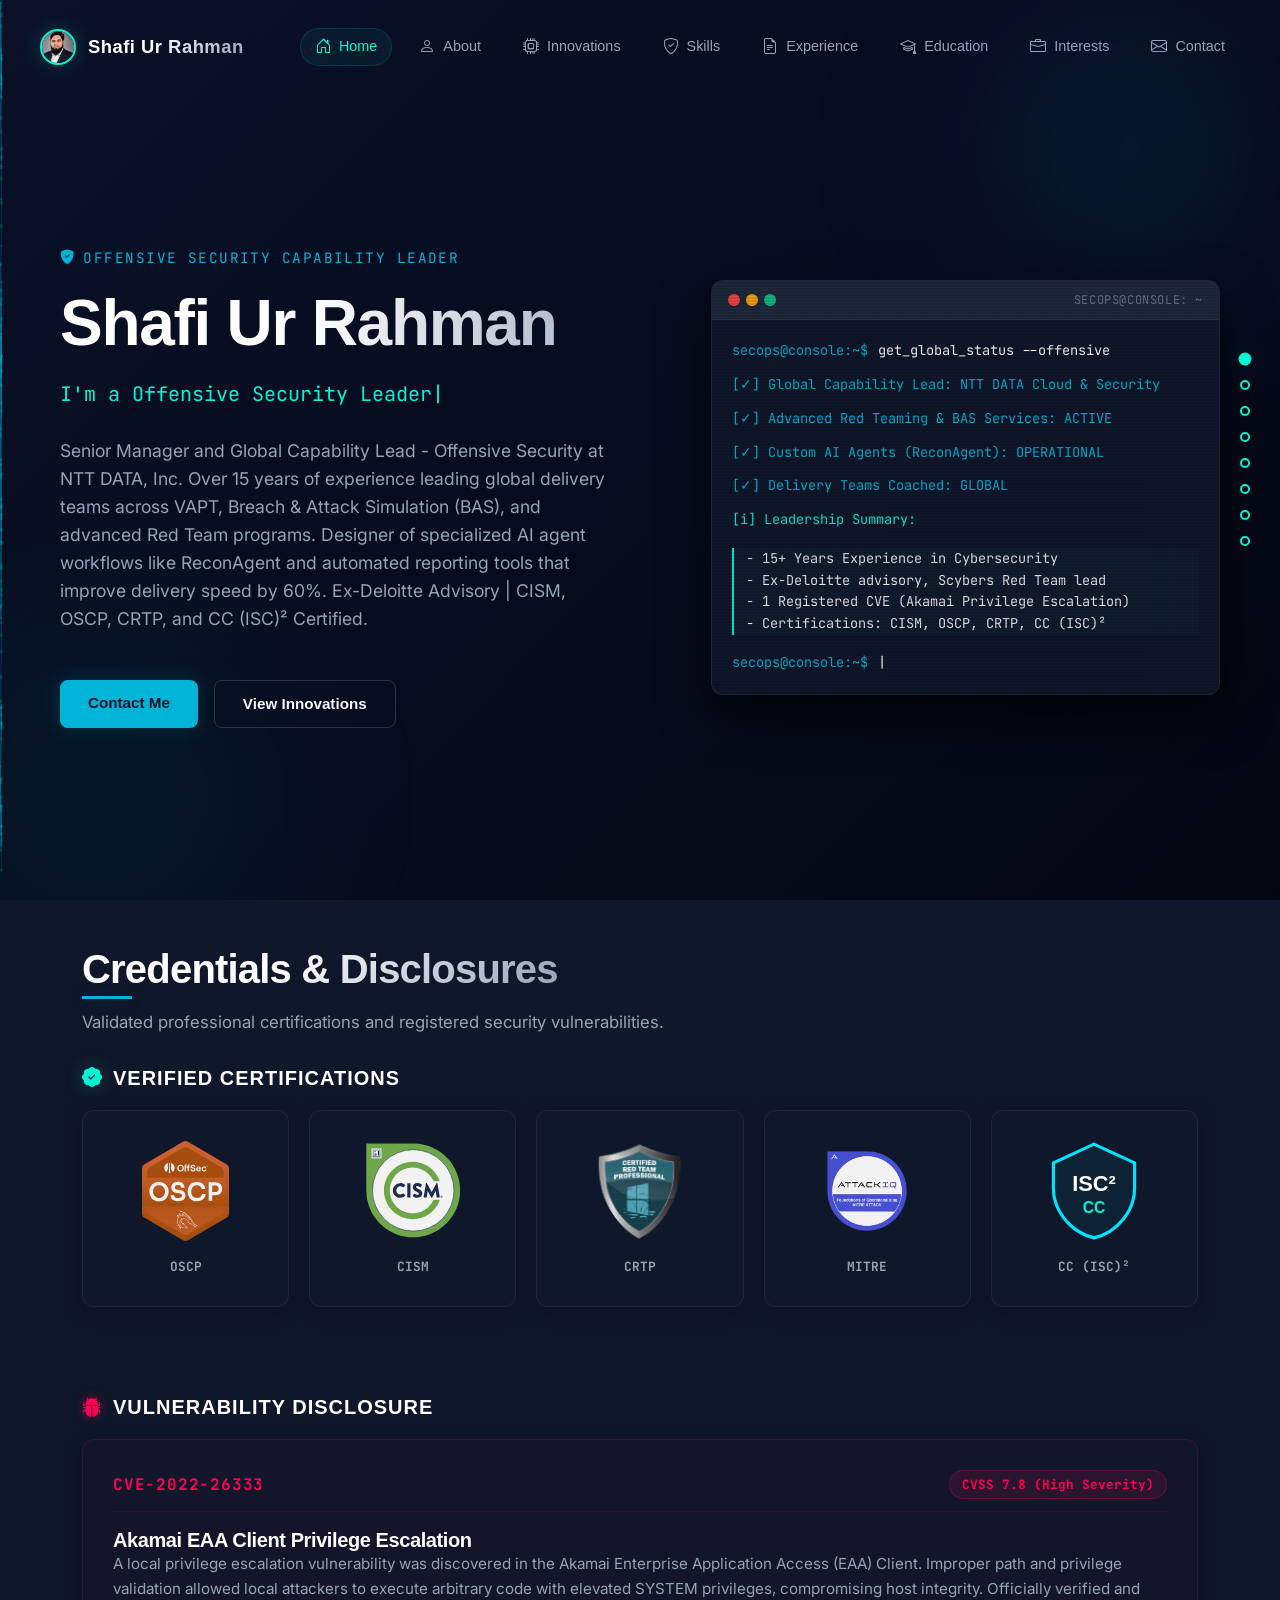
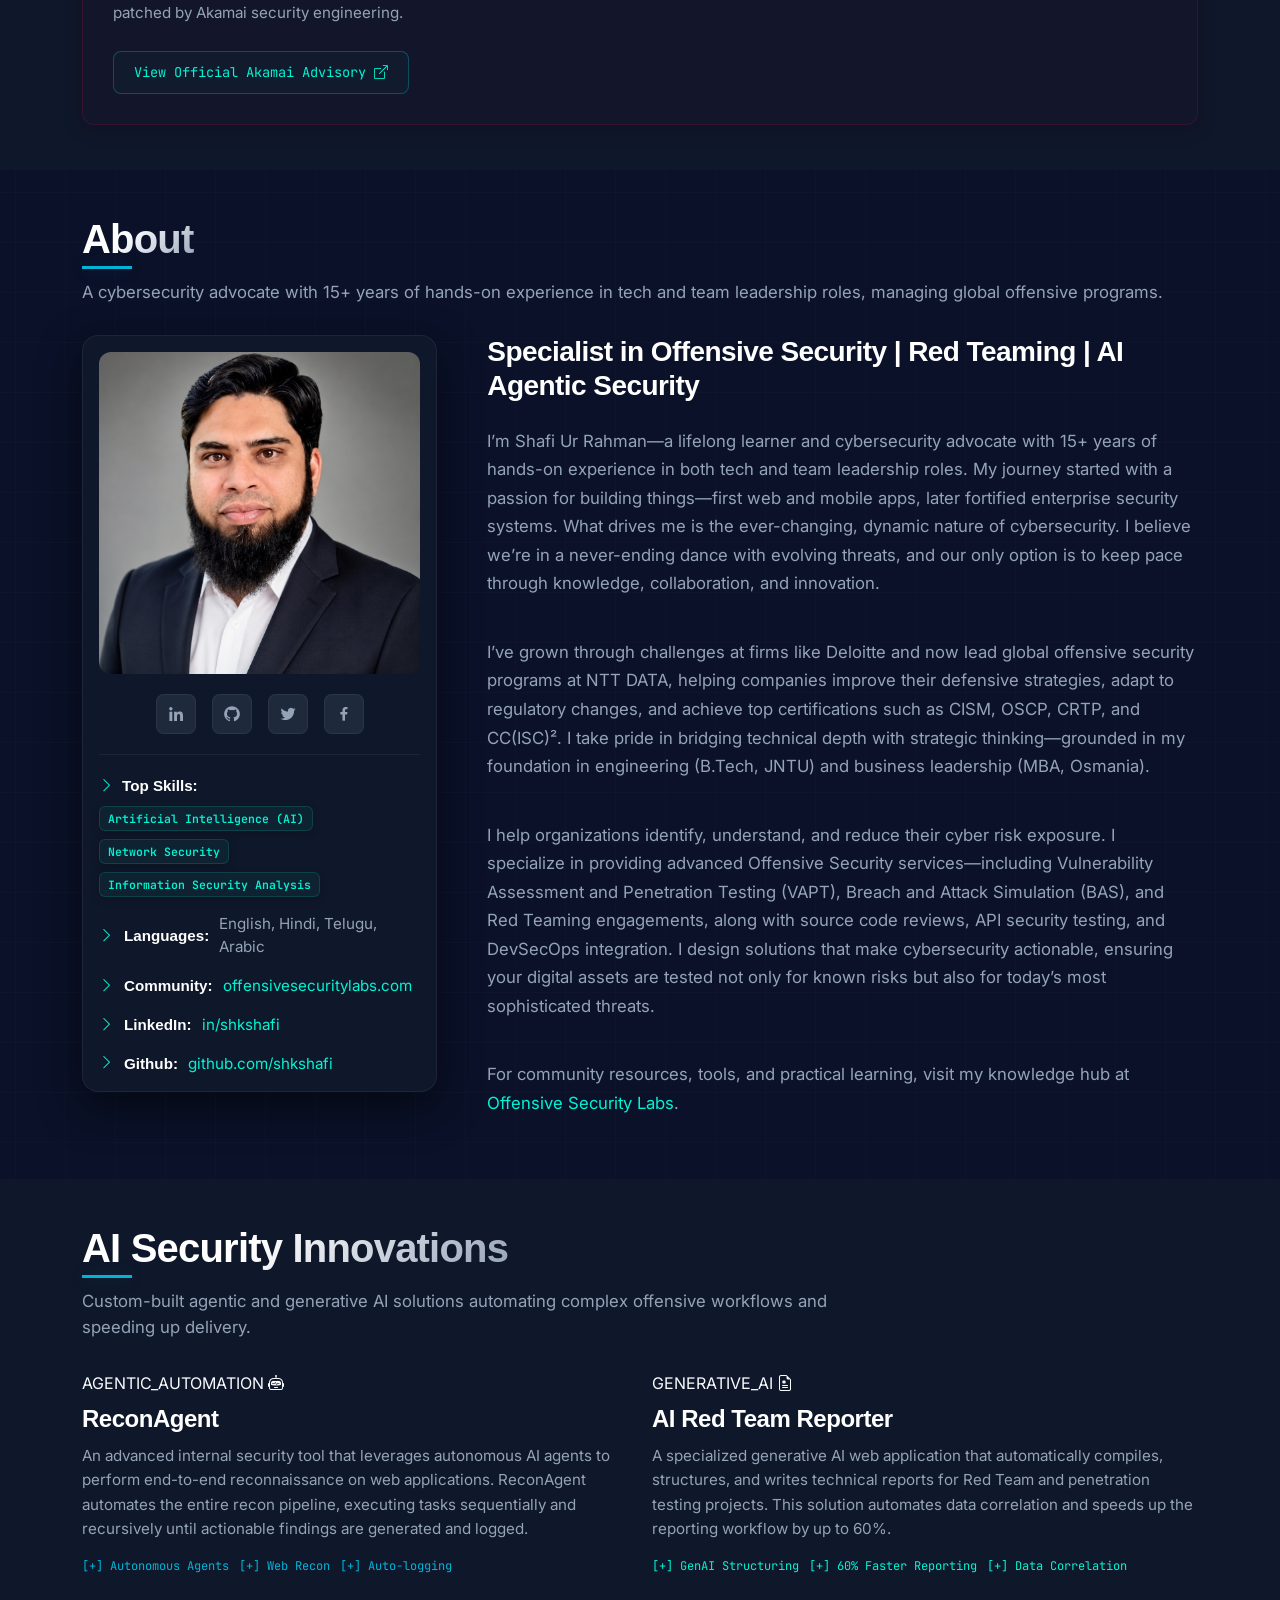
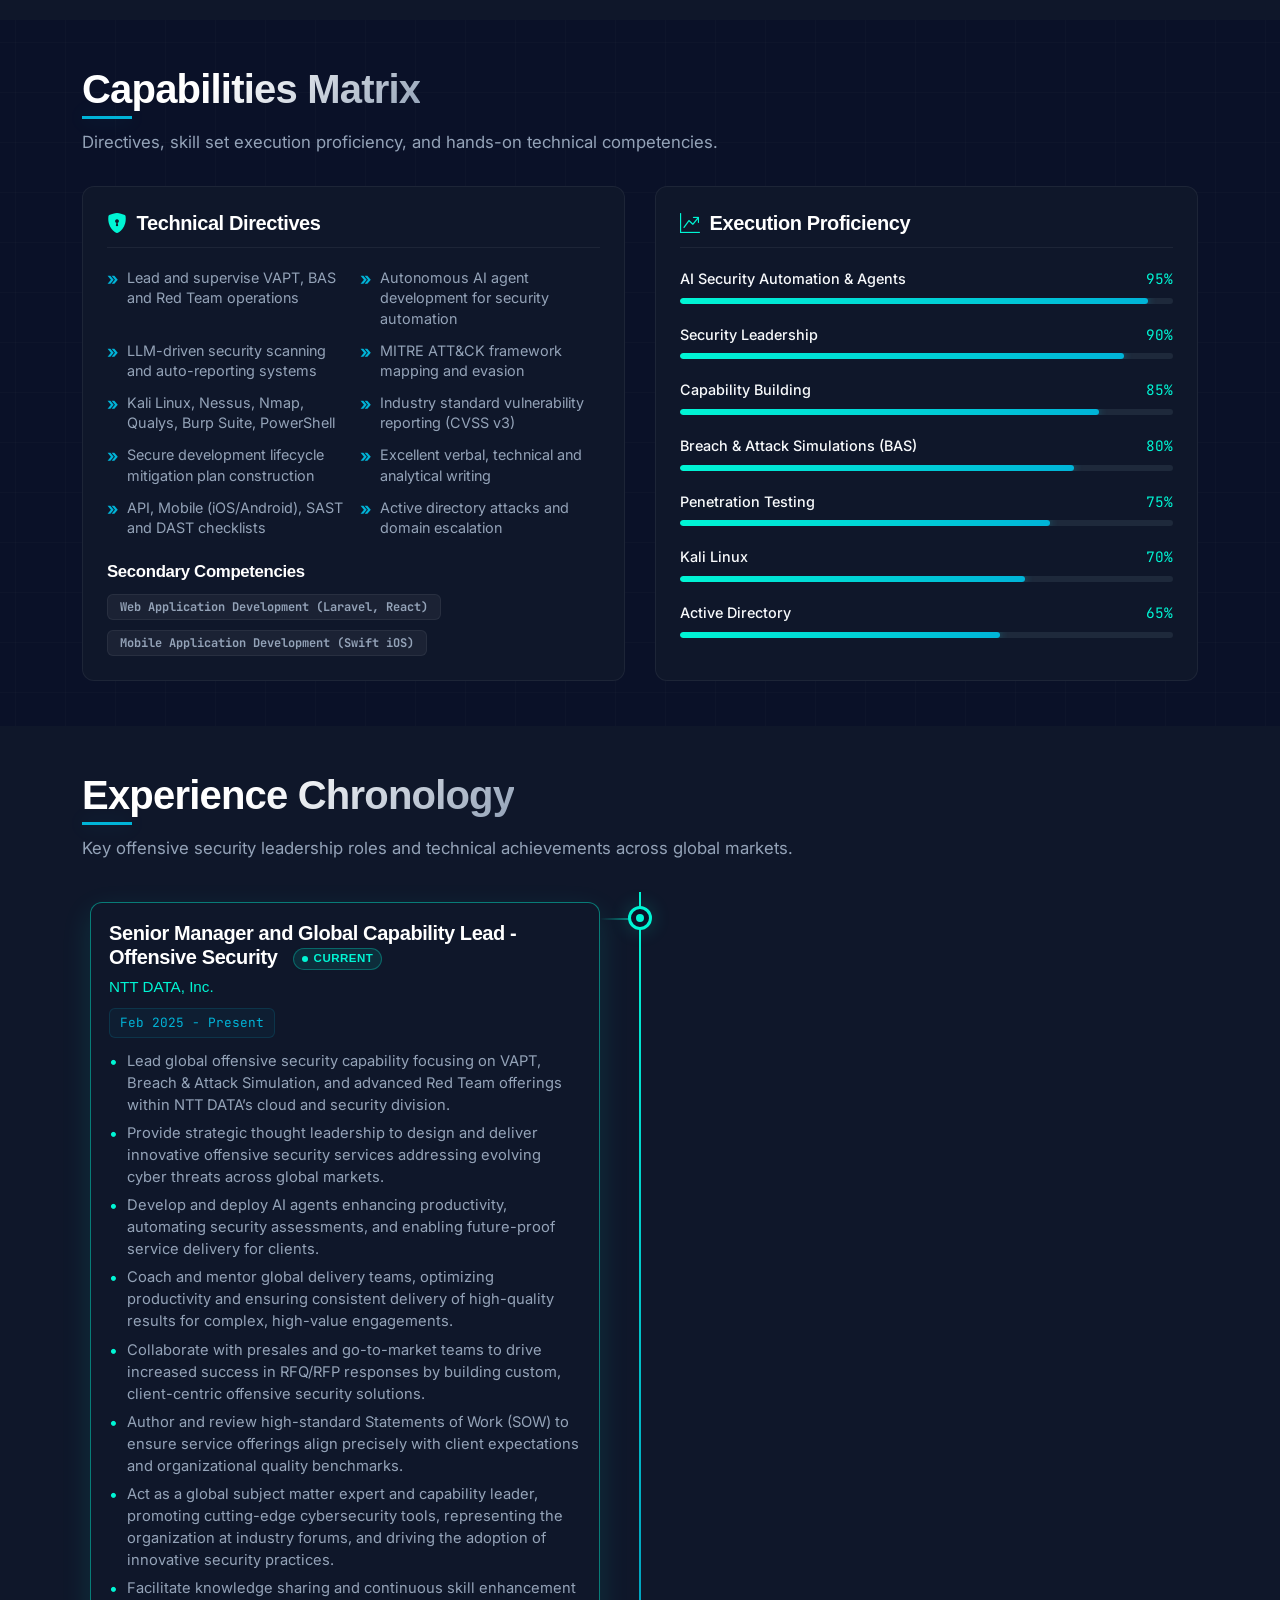
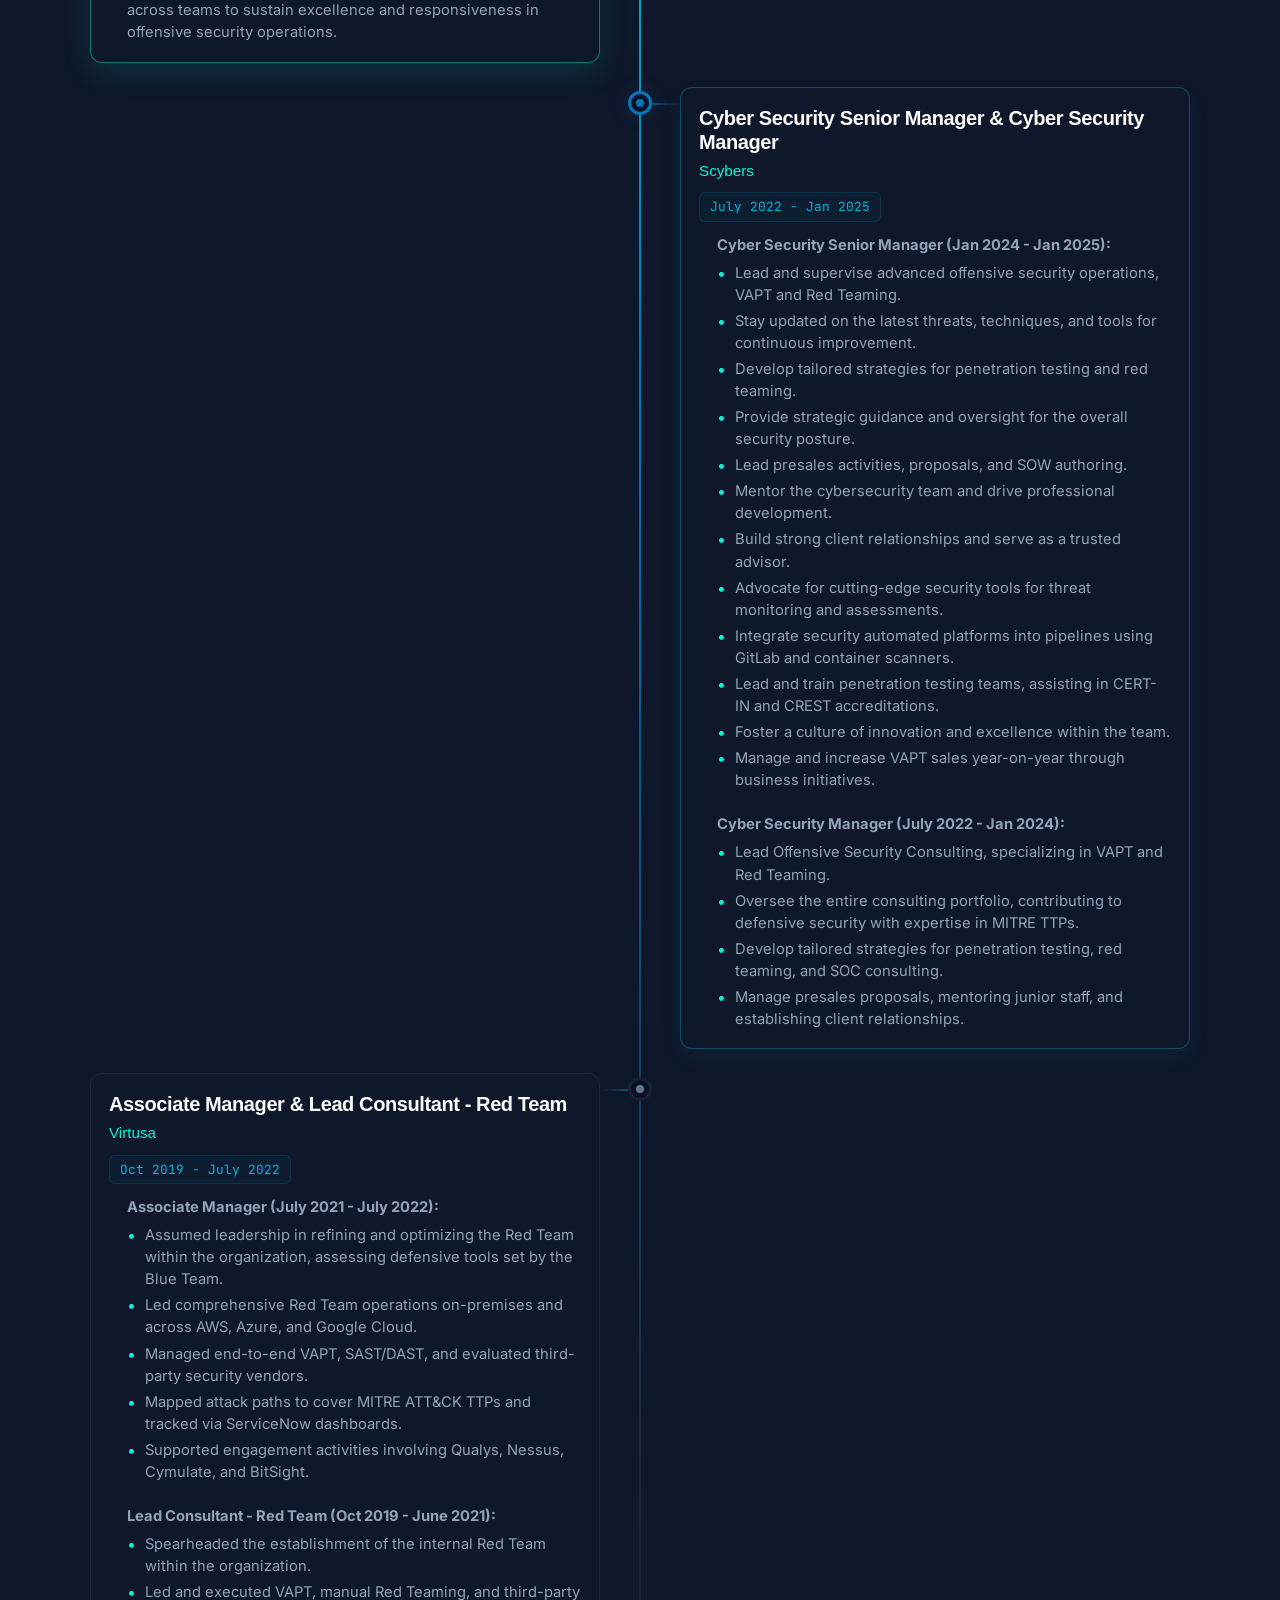
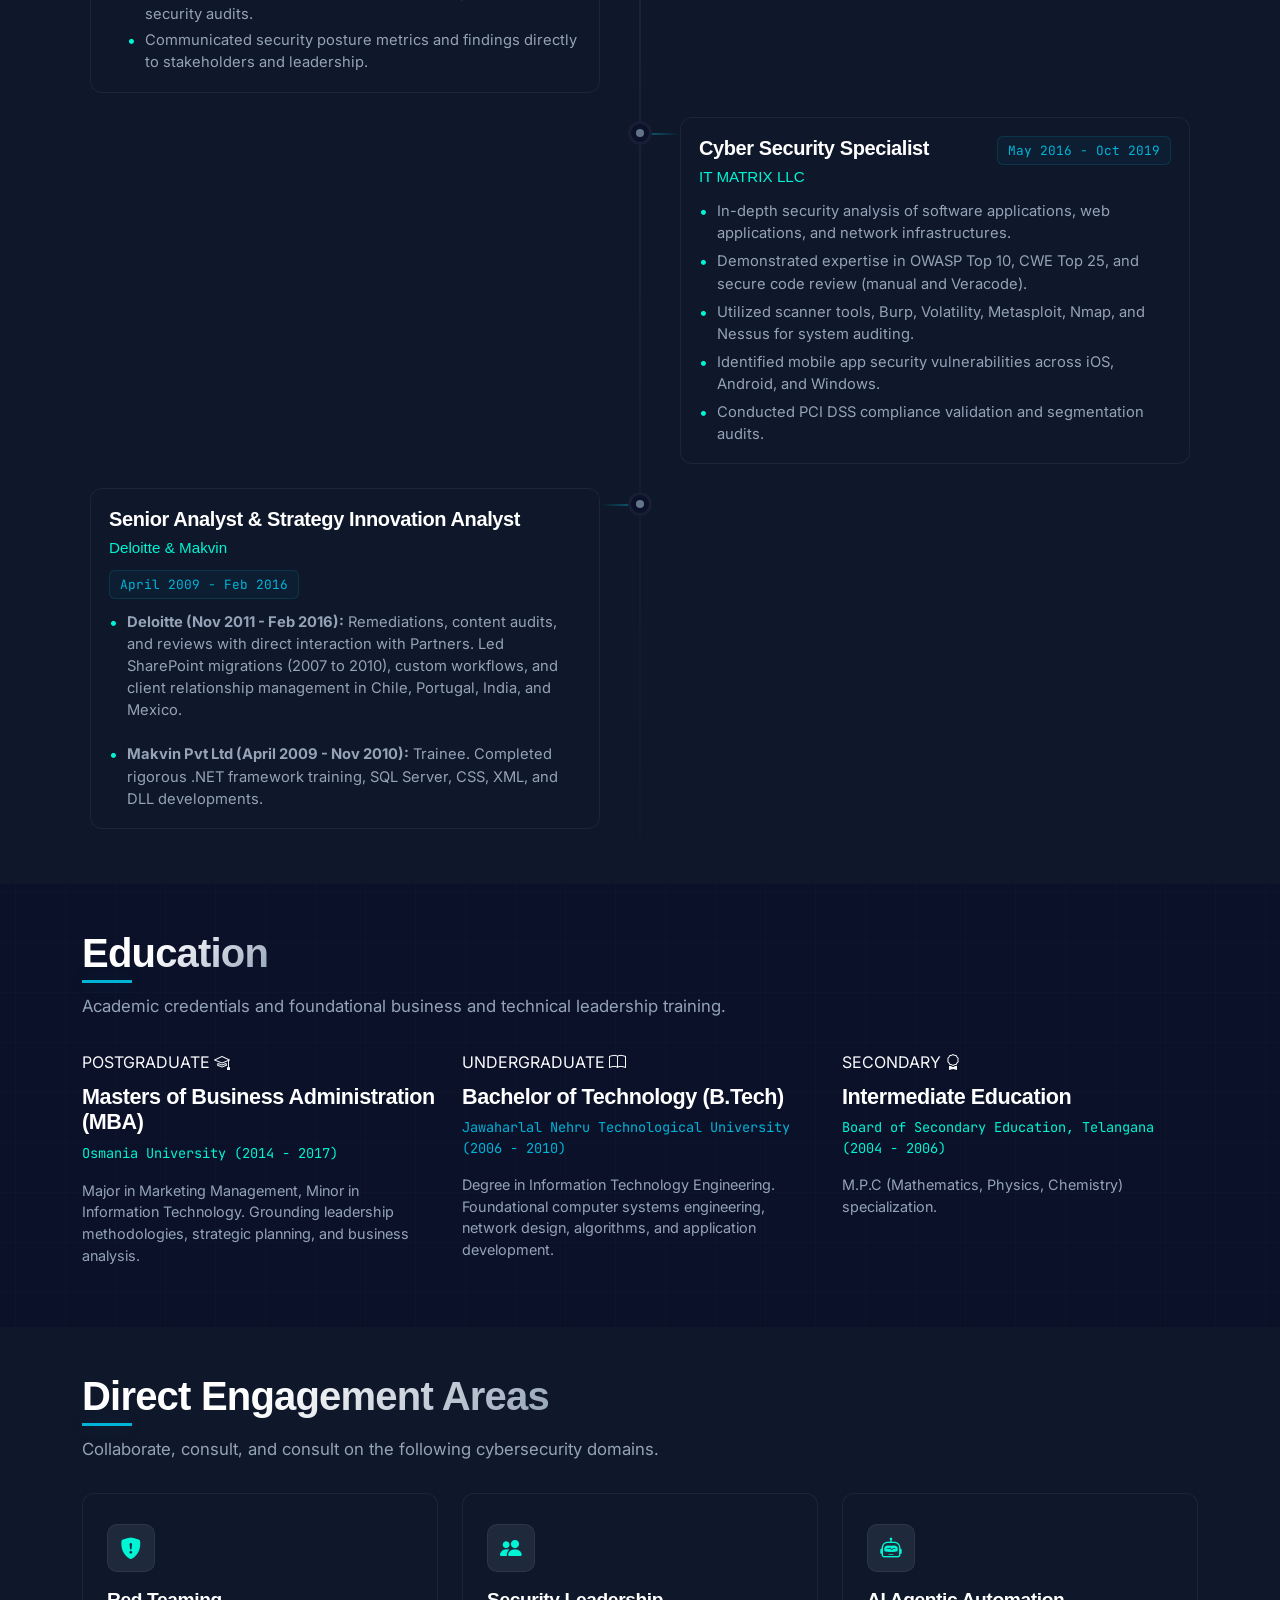
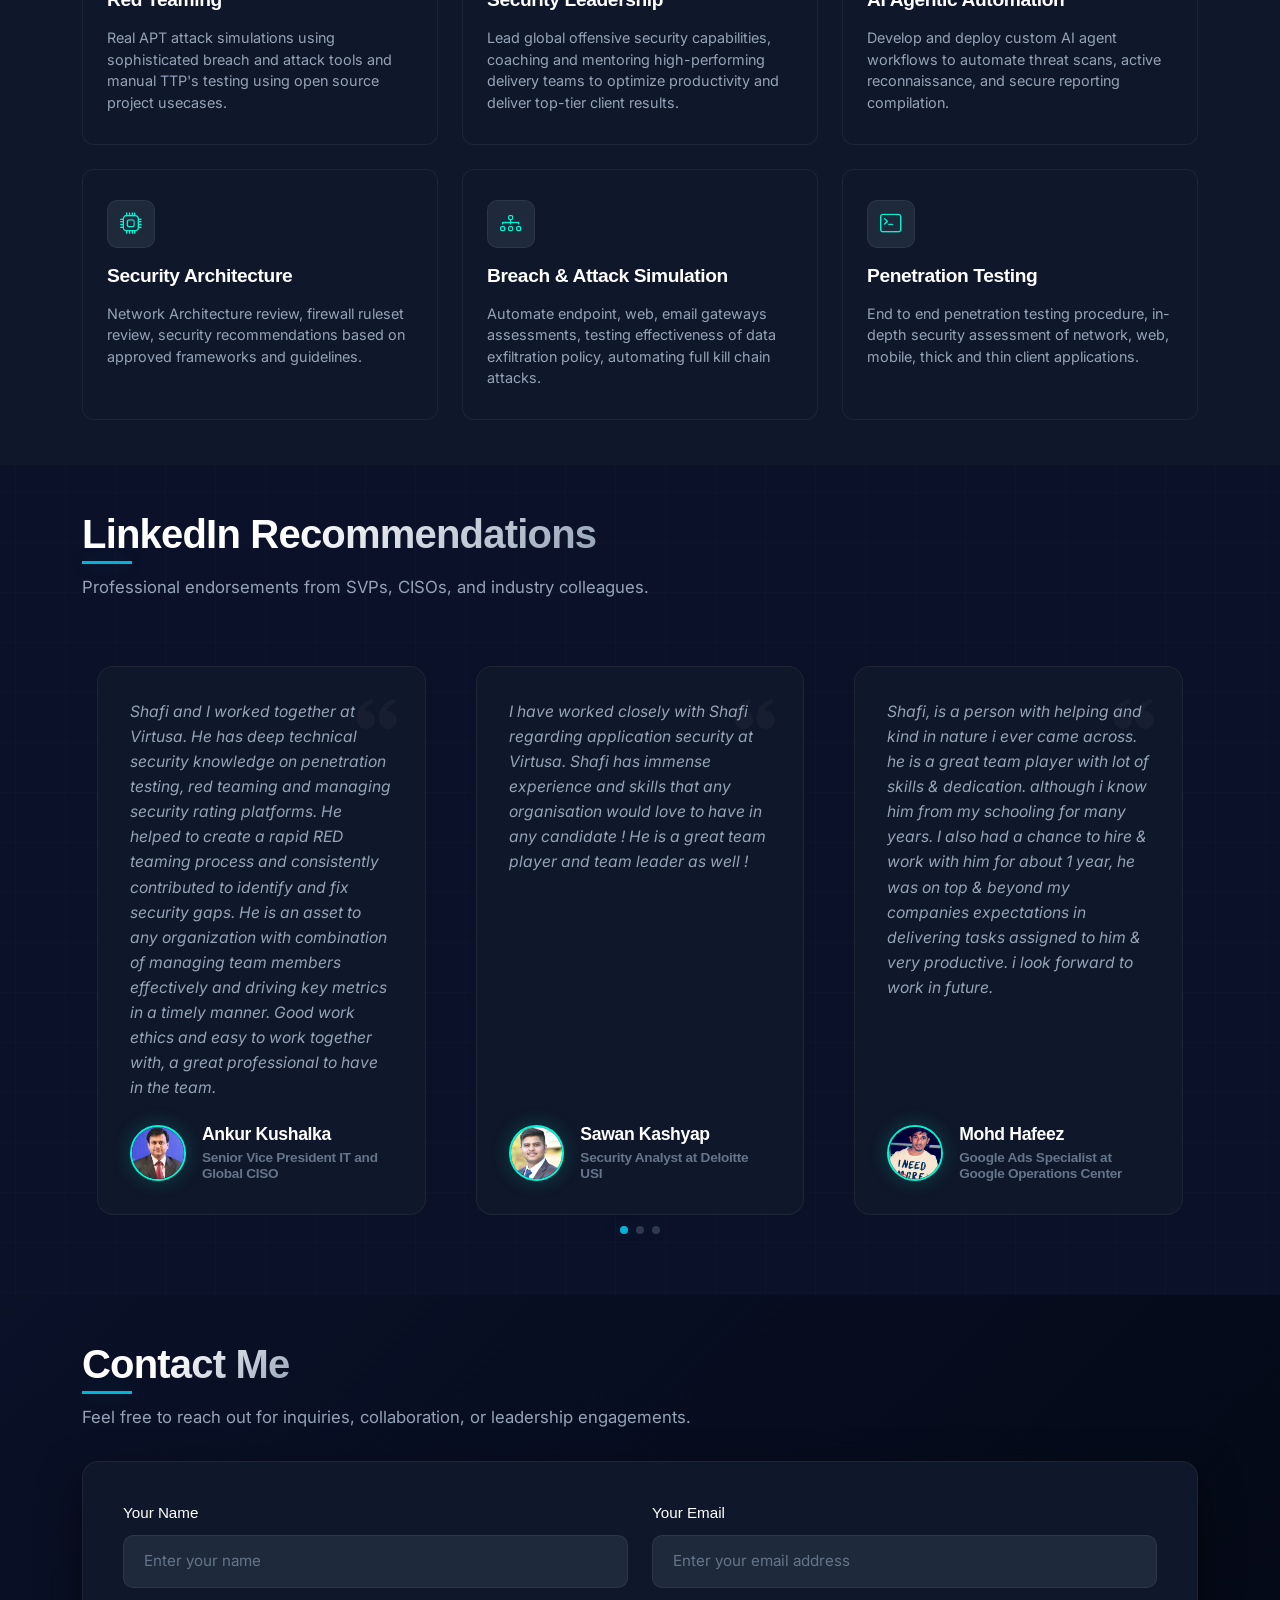
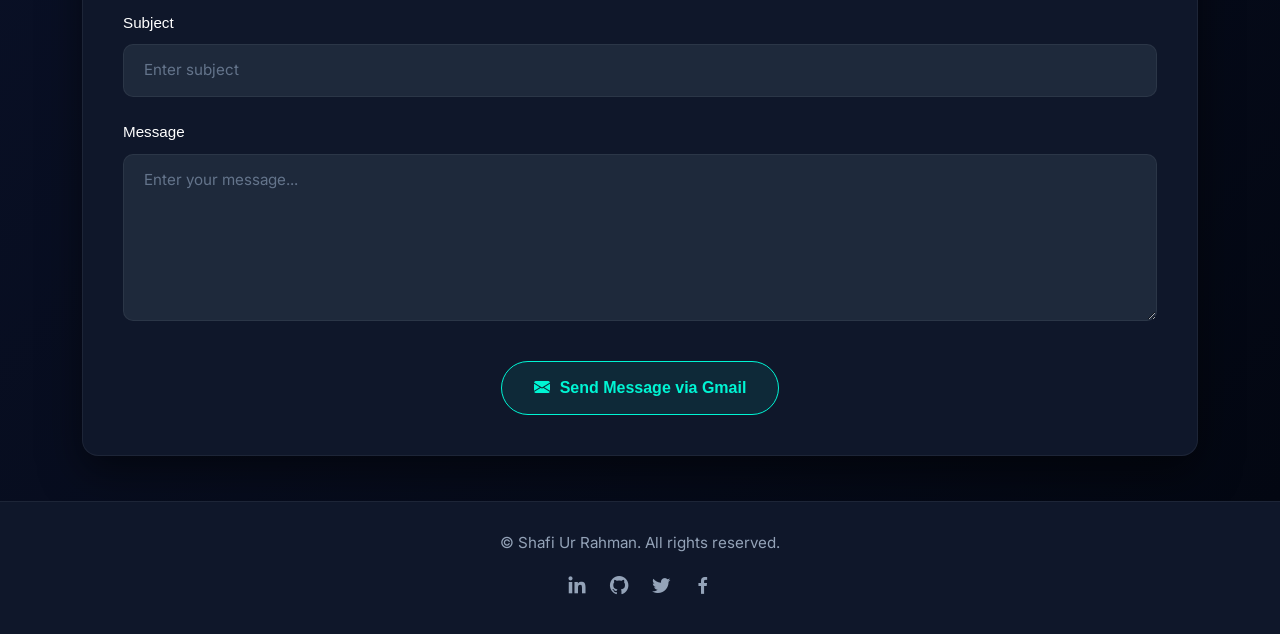
<file: index.html>
<!DOCTYPE html>
<html lang="en">

<head>
  <meta charset="utf-8">
  <meta content="width=device-width, initial-scale=1.0" name="viewport">

  <title>Shafi Ur Rahman | Senior Manager & Global Capability Lead - Offensive Security</title>
  <meta content="Personal portfolio of Shafi Ur Rahman, Senior Manager & Global Capability Lead for Offensive Security at NTT DATA, Inc. Specialist in VAPT, BAS, Red Teaming, and AI Security Agents." name="description">
  <meta content="cybersecurity, red team, penetration testing, vapt, breach & attack simulation, AI security agents, oscp, cism, crtp, portfolio" name="keywords">

  <!-- Favicons -->
  <link rel="icon" type="image/svg+xml" href="data:image/svg+xml,%3Csvg xmlns='http://www.w3.org/2000/svg' viewBox='0 0 24 24' fill='none' stroke='%2300f5d4' stroke-width='2' stroke-linecap='round' stroke-linejoin='round'%3E%3Cpath d='M12 2L2 7l10 5 10-5-10-5zM2 17l10 5 10-5M2 12l10 5 10-5'%3E%3C/path%3E%3C/svg%3E">

  <!-- Vendor CSS Files -->
  <link href="assets/vendor/aos/aos.css" rel="stylesheet">
  <link href="assets/vendor/bootstrap/css/bootstrap.min.css" rel="stylesheet">
  <link href="assets/vendor/bootstrap-icons/bootstrap-icons.css" rel="stylesheet">
  <link href="assets/vendor/boxicons/css/boxicons.min.css" rel="stylesheet">
  <link href="assets/vendor/glightbox/css/glightbox.min.css" rel="stylesheet">
  <link href="assets/vendor/swiper/swiper-bundle.min.css" rel="stylesheet">

  <!-- Template Main CSS File -->
  <link href="assets/css/style.css" rel="stylesheet">
</head>

<body>

  <!-- ======= Header ======= -->
  <header id="header">
    <div class="header-container">
      <a href="#hero" class="logo d-flex align-items-center">
        <img src="assets/img/profile-img.jpg" alt="Profile" class="rounded-circle nav-logo-img">
        <span class="logo-text">Shafi Ur Rahman</span>
      </a>
      <nav id="navbar" class="nav-menu navbar">
        <ul>
          <li><a href="#hero" class="nav-link scrollto active"><i class="bi bi-house-door"></i> <span>Home</span></a></li>
          <li><a href="#about" class="nav-link scrollto"><i class="bi bi-person"></i> <span>About</span></a></li>
          <li><a href="#projects" class="nav-link scrollto"><i class="bi bi-cpu"></i> <span>Innovations</span></a></li>
          <li><a href="#skills" class="nav-link scrollto"><i class="bi bi-shield-check"></i> <span>Skills</span></a></li>
          <li><a href="#resume" class="nav-link scrollto"><i class="bi bi-file-earmark-text"></i> <span>Experience</span></a></li>
          <li><a href="#education" class="nav-link scrollto"><i class="bi bi-mortarboard"></i> <span>Education</span></a></li>
          <li><a href="#services" class="nav-link scrollto"><i class="bi bi-briefcase"></i> <span>Interests</span></a></li>
          <li><a href="#contact" class="nav-link scrollto"><i class="bi bi-envelope"></i> <span>Contact</span></a></li>
        </ul>
      </nav>
    </div>
  </header>

  <!-- ======= Hero Section ======= -->
  <section id="hero">
    <canvas id="hero-canvas"></canvas>
    <div class="hero-glow-blob"></div>
    <div class="hero-glow-blob-2"></div>
    <div class="hero-container">
      <div class="hero-content" data-aos="fade-right">
        <div class="hero-tagline">
          <i class="bi bi-shield-fill-check"></i> Offensive Security Capability Leader
        </div>
        <h1 class="hero-title">Shafi Ur Rahman</h1>
        <div class="hero-typed-container">
          I'm a <span class="typed" data-typed-items="Offensive Security Leader, Red Teaming Specialist, AI Security Architect, Threat Simulation Expert"></span>
        </div>
        <p class="hero-desc">
          Senior Manager and Global Capability Lead - Offensive Security at NTT DATA, Inc. Over 15 years of experience leading global delivery teams across VAPT, Breach &amp; Attack Simulation (BAS), and advanced Red Team programs. Designer of specialized AI agent workflows like ReconAgent and automated reporting tools that improve delivery speed by 60%. Ex-Deloitte Advisory | CISM, OSCP, CRTP, and CC (ISC)² Certified.
        </p>
        <div class="hero-actions">
          <a href="#contact" class="btn-cyber">Contact Me</a>
          <a href="#projects" class="btn-cyber-outline">View Innovations</a>
        </div>
      </div>

      <div class="cyber-terminal" data-aos="fade-left">
        <div class="terminal-header">
          <div class="terminal-dots">
            <span class="terminal-dot red"></span>
            <span class="terminal-dot yellow"></span>
            <span class="terminal-dot green"></span>
          </div>
          <span class="terminal-title">secops@console: ~</span>
        </div>
        <div class="terminal-body">
          <div class="terminal-line">
            <span class="terminal-prompt">secops@console:~$</span>
            <span class="terminal-input">get_global_status --offensive</span>
          </div>
          <div class="terminal-output success">[✓] Global Capability Lead: NTT DATA Cloud &amp; Security</div>
          <div class="terminal-output success">[✓] Advanced Red Teaming &amp; BAS Services: ACTIVE</div>
          <div class="terminal-output success">[✓] Custom AI Agents (ReconAgent): OPERATIONAL</div>
          <div class="terminal-output success">[✓] Delivery Teams Coached: GLOBAL</div>
          <div class="terminal-output accent">[i] Leadership Summary:</div>
          <div class="sec-report">
            - 15+ Years Experience in Cybersecurity<br>
            - Ex-Deloitte advisory, Scybers Red Team lead<br>
            - 1 Registered CVE (Akamai Privilege Escalation)<br>
            - Certifications: CISM, OSCP, CRTP, CC (ISC)²
          </div>
          <div class="terminal-line">
            <span class="terminal-prompt">secops@console:~$</span>
            <span class="terminal-input"><span class="typed-cursor">|</span></span>
          </div>
        </div>
      </div>
    </div>
  </section>

  <main id="main">

    <!-- ======= Verified Credentials & CVE Section ======= -->
    <section id="facts" class="section-bg">
      <div class="container" data-aos="fade-up">
        <div class="section-title">
          <h2>Credentials &amp; Disclosures</h2>
          <p>Validated professional certifications and registered security vulnerabilities.</p>
        </div>

        <div class="credentials-cve-column-layout">
          <!-- Certifications (Row 1 - Full Width) -->
          <div class="certs-wrapper">
            <h3 class="subsection-title"><i class="bi bi-patch-check-fill"></i> Verified Certifications</h3>
            <div class="certs-single-row-full">
              <div class="cert-item-card">
                <img src="assets/img/oscp.svg" alt="OSCP Logo">
                <span>OSCP</span>
              </div>
              <div class="cert-item-card">
                <img src="assets/img/cism.svg" alt="CISM Logo">
                <span>CISM</span>
              </div>
              <div class="cert-item-card">
                <img src="assets/img/crtp.png" alt="CRTP Logo">
                <span>CRTP</span>
              </div>
              <div class="cert-item-card">
                <img src="assets/img/mitre.png" alt="MITRE Logo">
                <span>MITRE</span>
              </div>
              <div class="cert-item-card">
                <svg viewBox="0 0 64 64" fill="none" xmlns="http://www.w3.org/2000/svg">
                  <path d="M32 2L6 14V30C6 44.8 17.1 58.4 32 62C46.9 58.4 58 44.8 58 30V14L32 2Z" fill="rgba(0, 229, 255, 0.05)" stroke="#00e5ff" stroke-width="2"/>
                  <text x="32" y="32" fill="#fff" font-family="var(--font-header)" font-weight="bold" font-size="14" text-anchor="middle">ISC²</text>
                  <text x="32" y="46" fill="#00f5d4" font-family="var(--font-header)" font-weight="bold" font-size="10" text-anchor="middle">CC</text>
                </svg>
                <span>CC (ISC)²</span>
              </div>
            </div>
          </div>

          <!-- CVE Details Card (Row 2 - Full Width below Certifications) -->
          <div class="cve-wrapper mt-5">
            <h3 class="subsection-title"><i class="bi bi-bug-fill"></i> Vulnerability Disclosure</h3>
            <div class="cve-detail-card full-width">
              <div class="cve-card-header">
                <span class="cve-tag">CVE-2022-26333</span>
                <span class="cve-severity-badge">CVSS 7.8 (High Severity)</span>
              </div>
              <div class="cve-card-body">
                <h4 class="cve-title">Akamai EAA Client Privilege Escalation</h4>
                <p class="cve-desc">A local privilege escalation vulnerability was discovered in the Akamai Enterprise Application Access (EAA) Client. Improper path and privilege validation allowed local attackers to execute arbitrary code with elevated SYSTEM privileges, compromising host integrity. Officially verified and patched by Akamai security engineering.</p>
              </div>
              <div class="cve-card-footer">
                <a href="https://www.akamai.com/blog/news/eaa-client-escalation-of-privilege-vulnerability" target="_blank" class="cve-link-btn">
                  <span>View Official Akamai Advisory</span> <i class="bi bi-box-arrow-up-right"></i>
                </a>
              </div>
            </div>
          </div>
        </div>
      </div>
    </section>

    <!-- ======= About Section ======= -->
    <section id="about">
      <div class="container" data-aos="fade-up">
        <div class="section-title">
          <h2>About</h2>
          <p>A cybersecurity advocate with 15+ years of hands-on experience in tech and team leadership roles, managing global offensive programs.</p>
        </div>

        <div class="about-grid">
          <div class="profile-card" data-aos="fade-right">
            <div class="profile-img-wrapper">
              <img src="assets/img/profile-img.jpg" alt="Shafi Ur Rahman">
              <div class="profile-overlay-cyber"></div>
            </div>
            <div class="profile-socials">
              <a href="https://www.linkedin.com/in/shkshafi" target="_blank"><i class="bx bxl-linkedin"></i></a>
              <a href="https://github.com/shkshafi" target="_blank"><i class="bx bxl-github"></i></a>
              <a href="https://twitter.com/shkshafi" target="_blank"><i class="bx bxl-twitter"></i></a>
              <a href="https://www.facebook.com/shkshafi/" target="_blank"><i class="bx bxl-facebook"></i></a>
            </div>
            <ul class="about-meta">
              <li style="display: block;">
                <div class="d-flex align-items-center gap-2 mb-2">
                  <i class="bi font-bold bi-chevron-right"></i> <strong>Top Skills:</strong>
                </div>
                <div class="skills-tags">
                  <span class="skill-tag">Artificial Intelligence (AI)</span>
                  <span class="skill-tag">Network Security</span>
                  <span class="skill-tag">Information Security Analysis</span>
                </div>
              </li>
              <li><i class="bi font-bold bi-chevron-right"></i> <strong>Languages:</strong> <span>English, Hindi, Telugu, Arabic</span></li>
              <li><i class="bi font-bold bi-chevron-right"></i> <strong>Community:</strong> <span><a href="https://offensivesecuritylabs.com" target="_blank">offensivesecuritylabs.com</a></span></li>
              <li><i class="bi font-bold bi-chevron-right"></i> <strong>LinkedIn:</strong> <span><a href="https://www.linkedin.com/in/shkshafi" target="_blank">in/shkshafi</a></span></li>
              <li><i class="bi font-bold bi-chevron-right"></i> <strong>Github:</strong> <span><a href="https://github.com/shkshafi" target="_blank">github.com/shkshafi</a></span></li>
            </ul>
          </div>

          <div class="about-details" data-aos="fade-left">
            <h3>Specialist in Offensive Security | Red Teaming | AI Agentic Security</h3>
            <p class="about-text">
              I’m Shafi Ur Rahman—a lifelong learner and cybersecurity advocate with 15+ years of hands-on experience in both tech and team leadership roles. My journey started with a passion for building things—first web and mobile apps, later fortified enterprise security systems. What drives me is the ever-changing, dynamic nature of cybersecurity. I believe we’re in a never-ending dance with evolving threats, and our only option is to keep pace through knowledge, collaboration, and innovation.
            </p>
            <p class="about-text">
              I’ve grown through challenges at firms like Deloitte and now lead global offensive security programs at NTT DATA, helping companies improve their defensive strategies, adapt to regulatory changes, and achieve top certifications such as CISM, OSCP, CRTP, and CC(ISC)². I take pride in bridging technical depth with strategic thinking—grounded in my foundation in engineering (B.Tech, JNTU) and business leadership (MBA, Osmania).
            </p>
            <p class="about-text">
              I help organizations identify, understand, and reduce their cyber risk exposure. I specialize in providing advanced Offensive Security services—including Vulnerability Assessment and Penetration Testing (VAPT), Breach and Attack Simulation (BAS), and Red Teaming engagements, along with source code reviews, API security testing, and DevSecOps integration. I design solutions that make cybersecurity actionable, ensuring your digital assets are tested not only for known risks but also for today’s most sophisticated threats.
            </p>
            <p class="about-text">
              For community resources, tools, and practical learning, visit my knowledge hub at <a href="http://www.offensivesecuritylabs.com" target="_blank">Offensive Security Labs</a>.
            </p>
          </div>
        </div>
      </div>
    </section>

    <!-- ======= AI Security Innovations Section ======= -->
    <section id="projects" class="section-bg">
      <div class="container" data-aos="fade-up">
        <div class="section-title">
          <h2>AI Security Innovations</h2>
          <p>Custom-built agentic and generative AI solutions automating complex offensive workflows and speeding up delivery.</p>
        </div>

        <div class="row g-4">
          <!-- ReconAgent -->
          <div class="col-lg-6" data-aos="fade-right">
            <div class="soc-widget h-100">
              <div class="widget-header">
                <span class="widget-label">AGENTIC_AUTOMATION</span>
                <i class="bi bi-robot widget-icon"></i>
              </div>
              <h3 style="color:#fff; margin-top: 10px; font-size: 1.5rem;">ReconAgent</h3>
              <p class="widget-desc" style="font-size: 0.95rem; line-height: 1.6; margin-top: 10px; color: var(--text-secondary);">
                An advanced internal security tool that leverages autonomous AI agents to perform end-to-end reconnaissance on web applications. ReconAgent automates the entire recon pipeline, executing tasks sequentially and recursively until actionable findings are generated and logged.
              </p>
              <div style="font-family: var(--font-mono); font-size: 0.75rem; color: var(--accent-green); margin-top: 15px; display: flex; gap: 10px;">
                <span>[+] Autonomous Agents</span>
                <span>[+] Web Recon</span>
                <span>[+] Auto-logging</span>
              </div>
            </div>
          </div>

          <!-- Auto Reporting -->
          <div class="col-lg-6" data-aos="fade-left">
            <div class="soc-widget h-100">
              <div class="widget-header">
                <span class="widget-label">GENERATIVE_AI</span>
                <i class="bi bi-file-earmark-medical widget-icon"></i>
              </div>
              <h3 style="color:#fff; margin-top: 10px; font-size: 1.5rem;">AI Red Team Reporter</h3>
              <p class="widget-desc" style="font-size: 0.95rem; line-height: 1.6; margin-top: 10px; color: var(--text-secondary);">
                A specialized generative AI web application that automatically compiles, structures, and writes technical reports for Red Team and penetration testing projects. This solution automates data correlation and speeds up the reporting workflow by up to 60%.
              </p>
              <div style="font-family: var(--font-mono); font-size: 0.75rem; color: var(--accent-cyan); margin-top: 15px; display: flex; gap: 10px;">
                <span>[+] GenAI Structuring</span>
                <span>[+] 60% Faster Reporting</span>
                <span>[+] Data Correlation</span>
              </div>
            </div>
          </div>
        </div>
      </div>
    </section>

    <!-- ======= Skills Section ======= -->
    <section id="skills">
      <div class="container" data-aos="fade-up">
        <div class="section-title">
          <h2>Capabilities Matrix</h2>
          <p>Directives, skill set execution proficiency, and hands-on technical competencies.</p>
        </div>

        <div class="skills-matrix">
          <div class="skills-category" data-aos="fade-right">
            <h3 class="skills-category-title"><i class="bi bi-shield-lock-fill"></i> Technical Directives</h3>
            <ul class="skills-text-list">
              <li>Lead and supervise VAPT, BAS and Red Team operations</li>
              <li>Autonomous AI agent development for security automation</li>
              <li>LLM-driven security scanning and auto-reporting systems</li>
              <li>MITRE ATT&CK framework mapping and evasion</li>
              <li>Kali Linux, Nessus, Nmap, Qualys, Burp Suite, PowerShell</li>
              <li>Industry standard vulnerability reporting (CVSS v3)</li>
              <li>Secure development lifecycle mitigation plan construction</li>
              <li>Excellent verbal, technical and analytical writing</li>
              <li>API, Mobile (iOS/Android), SAST and DAST checklists</li>
              <li>Active directory attacks and domain escalation</li>
            </ul>

            <div class="mt-4">
              <h4 style="color:#fff; font-size:1.05rem; font-family:var(--font-header); margin-bottom:12px;">Secondary Competencies</h4>
              <div style="display:flex; gap:10px; flex-wrap:wrap;">
                <span class="badge bg-secondary" style="background: rgba(255, 255, 255, 0.05) !important; border: 1px solid var(--border-color); color: var(--text-secondary); font-family: var(--font-mono); font-size: 0.75rem; padding: 6px 12px; border-radius: 6px;">Web Application Development (Laravel, React)</span>
                <span class="badge bg-secondary" style="background: rgba(255, 255, 255, 0.05) !important; border: 1px solid var(--border-color); color: var(--text-secondary); font-family: var(--font-mono); font-size: 0.75rem; padding: 6px 12px; border-radius: 6px;">Mobile Application Development (Swift iOS)</span>
              </div>
            </div>
          </div>

          <div class="skills-category" data-aos="fade-left">
            <h3 class="skills-category-title"><i class="bi bi-graph-up-arrow"></i> Execution Proficiency</h3>
            <div class="skills-list-grid skills-content">
              <div class="skill-meter-item">
                <div class="skill-meter-info">
                  <span class="skill-name">AI Security Automation &amp; Agents</span>
                  <span class="skill-percent">95%</span>
                </div>
                <div class="skill-bar-bg">
                  <div class="skill-bar-fill" role="progressbar" aria-valuenow="95" aria-valuemin="0" aria-valuemax="100" style="width: 0%;"></div>
                </div>
              </div>

              <div class="skill-meter-item">
                <div class="skill-meter-info">
                  <span class="skill-name">Security Leadership</span>
                  <span class="skill-percent">90%</span>
                </div>
                <div class="skill-bar-bg">
                  <div class="skill-bar-fill" role="progressbar" aria-valuenow="90" aria-valuemin="0" aria-valuemax="100" style="width: 0%;"></div>
                </div>
              </div>

              <div class="skill-meter-item">
                <div class="skill-meter-info">
                  <span class="skill-name">Capability Building</span>
                  <span class="skill-percent">85%</span>
                </div>
                <div class="skill-bar-bg">
                  <div class="skill-bar-fill" role="progressbar" aria-valuenow="85" aria-valuemin="0" aria-valuemax="100" style="width: 0%;"></div>
                </div>
              </div>

              <div class="skill-meter-item">
                <div class="skill-meter-info">
                  <span class="skill-name">Breach &amp; Attack Simulations (BAS)</span>
                  <span class="skill-percent">80%</span>
                </div>
                <div class="skill-bar-bg">
                  <div class="skill-bar-fill" role="progressbar" aria-valuenow="80" aria-valuemin="0" aria-valuemax="100" style="width: 0%;"></div>
                </div>
              </div>

              <div class="skill-meter-item">
                <div class="skill-meter-info">
                  <span class="skill-name">Penetration Testing</span>
                  <span class="skill-percent">75%</span>
                </div>
                <div class="skill-bar-bg">
                  <div class="skill-bar-fill" role="progressbar" aria-valuenow="75" aria-valuemin="0" aria-valuemax="100" style="width: 0%;"></div>
                </div>
              </div>

              <div class="skill-meter-item">
                <div class="skill-meter-info">
                  <span class="skill-name">Kali Linux</span>
                  <span class="skill-percent">70%</span>
                </div>
                <div class="skill-bar-bg">
                  <div class="skill-bar-fill" role="progressbar" aria-valuenow="70" aria-valuemin="0" aria-valuemax="100" style="width: 0%;"></div>
                </div>
              </div>

              <div class="skill-meter-item">
                <div class="skill-meter-info">
                  <span class="skill-name">Active Directory</span>
                  <span class="skill-percent">65%</span>
                </div>
                <div class="skill-bar-bg">
                  <div class="skill-bar-fill" role="progressbar" aria-valuenow="65" aria-valuemin="0" aria-valuemax="100" style="width: 0%;"></div>
                </div>
              </div>
            </div>
          </div>
        </div>
      </div>
    </section>

    <!-- ======= Resume Section ======= -->
    <section id="resume" class="section-bg">
      <div class="container" data-aos="fade-up">
        <div class="section-title">
          <h2>Experience Chronology</h2>
          <p>Key offensive security leadership roles and technical achievements across global markets.</p>
        </div>

        <div class="timeline-container">
          <!-- NTT DATA -->
          <div class="timeline-item left-item current-role" data-aos="fade-right">
            <div class="timeline-node"></div>
            <div class="timeline-content">
              <div class="timeline-header-info">
                <div>
                  <h3 class="timeline-role">Senior Manager and Global Capability Lead - Offensive Security <span class="badge-current"><span class="pulse-dot"></span> Current</span></h3>
                  <span class="timeline-company">NTT DATA, Inc.</span>
                </div>
                <span class="timeline-date">Feb 2025 - Present</span>
              </div>
              <ul class="timeline-body-text">
                <li>Lead global offensive security capability focusing on VAPT, Breach & Attack Simulation, and advanced Red Team offerings within NTT DATA’s cloud and security division.</li>
                <li>Provide strategic thought leadership to design and deliver innovative offensive security services addressing evolving cyber threats across global markets.</li>
                <li>Develop and deploy AI agents enhancing productivity, automating security assessments, and enabling future-proof service delivery for clients.</li>
                <li>Coach and mentor global delivery teams, optimizing productivity and ensuring consistent delivery of high-quality results for complex, high-value engagements.</li>
                <li>Collaborate with presales and go-to-market teams to drive increased success in RFQ/RFP responses by building custom, client-centric offensive security solutions.</li>
                <li>Author and review high-standard Statements of Work (SOW) to ensure service offerings align precisely with client expectations and organizational quality benchmarks.</li>
                <li>Act as a global subject matter expert and capability leader, promoting cutting-edge cybersecurity tools, representing the organization at industry forums, and driving the adoption of innovative security practices.</li>
                <li>Facilitate knowledge sharing and continuous skill enhancement across teams to sustain excellence and responsiveness in offensive security operations.</li>
              </ul>
            </div>
          </div>

          <!-- Scybers -->
          <div class="timeline-item right-item recent-role" data-aos="fade-left">
            <div class="timeline-node"></div>
            <div class="timeline-content">
              <div class="timeline-header-info">
                <div>
                  <h3 class="timeline-role">Cyber Security Senior Manager &amp; Cyber Security Manager</h3>
                  <span class="timeline-company">Scybers</span>
                </div>
                <span class="timeline-date">July 2022 - Jan 2025</span>
              </div>
              <ul class="timeline-body-text">
                <li><strong>Cyber Security Senior Manager (Jan 2024 - Jan 2025):</strong>
                  <ul>
                    <li>Lead and supervise advanced offensive security operations, VAPT and Red Teaming.</li>
                    <li>Stay updated on the latest threats, techniques, and tools for continuous improvement.</li>
                    <li>Develop tailored strategies for penetration testing and red teaming.</li>
                    <li>Provide strategic guidance and oversight for the overall security posture.</li>
                    <li>Lead presales activities, proposals, and SOW authoring.</li>
                    <li>Mentor the cybersecurity team and drive professional development.</li>
                    <li>Build strong client relationships and serve as a trusted advisor.</li>
                    <li>Advocate for cutting-edge security tools for threat monitoring and assessments.</li>
                    <li>Integrate security automated platforms into pipelines using GitLab and container scanners.</li>
                    <li>Lead and train penetration testing teams, assisting in CERT-IN and CREST accreditations.</li>
                    <li>Foster a culture of innovation and excellence within the team.</li>
                    <li>Manage and increase VAPT sales year-on-year through business initiatives.</li>
                  </ul>
                </li>
                <li class="mt-3"><strong>Cyber Security Manager (July 2022 - Jan 2024):</strong>
                  <ul>
                    <li>Lead Offensive Security Consulting, specializing in VAPT and Red Teaming.</li>
                    <li>Oversee the entire consulting portfolio, contributing to defensive security with expertise in MITRE TTPs.</li>
                    <li>Develop tailored strategies for penetration testing, red teaming, and SOC consulting.</li>
                    <li>Manage presales proposals, mentoring junior staff, and establishing client relationships.</li>
                  </ul>
                </li>
              </ul>
            </div>
          </div>

          <!-- Virtusa -->
          <div class="timeline-item left-item" data-aos="fade-right">
            <div class="timeline-node"></div>
            <div class="timeline-content">
              <div class="timeline-header-info">
                <div>
                  <h3 class="timeline-role">Associate Manager &amp; Lead Consultant - Red Team</h3>
                  <span class="timeline-company">Virtusa</span>
                </div>
                <span class="timeline-date">Oct 2019 - July 2022</span>
              </div>
              <ul class="timeline-body-text">
                <li><strong>Associate Manager (July 2021 - July 2022):</strong>
                  <ul>
                    <li>Assumed leadership in refining and optimizing the Red Team within the organization, assessing defensive tools set by the Blue Team.</li>
                    <li>Led comprehensive Red Team operations on-premises and across AWS, Azure, and Google Cloud.</li>
                    <li>Managed end-to-end VAPT, SAST/DAST, and evaluated third-party security vendors.</li>
                    <li>Mapped attack paths to cover MITRE ATT&CK TTPs and tracked via ServiceNow dashboards.</li>
                    <li>Supported engagement activities involving Qualys, Nessus, Cymulate, and BitSight.</li>
                  </ul>
                </li>
                <li class="mt-3"><strong>Lead Consultant - Red Team (Oct 2019 - June 2021):</strong>
                  <ul>
                    <li>Spearheaded the establishment of the internal Red Team within the organization.</li>
                    <li>Led and executed VAPT, manual Red Teaming, and third-party security audits.</li>
                    <li>Communicated security posture metrics and findings directly to stakeholders and leadership.</li>
                  </ul>
                </li>
              </ul>
            </div>
          </div>

          <!-- ITMatrix -->
          <div class="timeline-item right-item" data-aos="fade-left">
            <div class="timeline-node"></div>
            <div class="timeline-content">
              <div class="timeline-header-info">
                <div>
                  <h3 class="timeline-role">Cyber Security Specialist</h3>
                  <span class="timeline-company">IT MATRIX LLC</span>
                </div>
                <span class="timeline-date">May 2016 - Oct 2019</span>
              </div>
              <ul class="timeline-body-text">
                <li>In-depth security analysis of software applications, web applications, and network infrastructures.</li>
                <li>Demonstrated expertise in OWASP Top 10, CWE Top 25, and secure code review (manual and Veracode).</li>
                <li>Utilized scanner tools, Burp, Volatility, Metasploit, Nmap, and Nessus for system auditing.</li>
                <li>Identified mobile app security vulnerabilities across iOS, Android, and Windows.</li>
                <li>Conducted PCI DSS compliance validation and segmentation audits.</li>
              </ul>
            </div>
          </div>

          <!-- Deloitte & Makvin -->
          <div class="timeline-item left-item" data-aos="fade-right">
            <div class="timeline-node"></div>
            <div class="timeline-content">
              <div class="timeline-header-info">
                <div>
                  <h3 class="timeline-role">Senior Analyst &amp; Strategy Innovation Analyst</h3>
                  <span class="timeline-company">Deloitte &amp; Makvin</span>
                </div>
                <span class="timeline-date">April 2009 - Feb 2016</span>
              </div>
              <ul class="timeline-body-text">
                <li><strong>Deloitte (Nov 2011 - Feb 2016):</strong> Remediations, content audits, and reviews with direct interaction with Partners. Led SharePoint migrations (2007 to 2010), custom workflows, and client relationship management in Chile, Portugal, India, and Mexico.</li>
                <li class="mt-3"><strong>Makvin Pvt Ltd (April 2009 - Nov 2010):</strong> Trainee. Completed rigorous .NET framework training, SQL Server, CSS, XML, and DLL developments.</li>
              </ul>
            </div>
          </div>
        </div>
      </div>
    </section>

    <!-- ======= Education Section ======= -->
    <section id="education">
      <div class="container" data-aos="fade-up">
        <div class="section-title">
          <h2>Education</h2>
          <p>Academic credentials and foundational business and technical leadership training.</p>
        </div>

        <div class="row g-4">
          <div class="col-lg-4" data-aos="fade-up">
            <div class="soc-widget h-100">
              <div class="widget-header">
                <span class="widget-label">POSTGRADUATE</span>
                <i class="bi bi-mortarboard widget-icon"></i>
              </div>
              <h3 style="color:#fff; margin-top: 10px; font-size: 1.35rem;">Masters of Business Administration (MBA)</h3>
              <p style="color: var(--accent-cyan); font-family: var(--font-mono); font-size: 0.85rem; margin-top: 4px;">Osmania University (2014 - 2017)</p>
              <p class="widget-desc" style="font-size: 0.9rem; line-height: 1.5; color: var(--text-secondary);">
                Major in Marketing Management, Minor in Information Technology. Grounding leadership methodologies, strategic planning, and business analysis.
              </p>
            </div>
          </div>

          <div class="col-lg-4" data-aos="fade-up" data-aos-delay="100">
            <div class="soc-widget h-100">
              <div class="widget-header">
                <span class="widget-label">UNDERGRADUATE</span>
                <i class="bi bi-book widget-icon"></i>
              </div>
              <h3 style="color:#fff; margin-top: 10px; font-size: 1.35rem;">Bachelor of Technology (B.Tech)</h3>
              <p style="color: var(--accent-green); font-family: var(--font-mono); font-size: 0.85rem; margin-top: 4px;">Jawaharlal Nehru Technological University (2006 - 2010)</p>
              <p class="widget-desc" style="font-size: 0.9rem; line-height: 1.5; color: var(--text-secondary);">
                Degree in Information Technology Engineering. Foundational computer systems engineering, network design, algorithms, and application development.
              </p>
            </div>
          </div>

          <div class="col-lg-4" data-aos="fade-up" data-aos-delay="200">
            <div class="soc-widget h-100">
              <div class="widget-header">
                <span class="widget-label">SECONDARY</span>
                <i class="bi bi-award widget-icon"></i>
              </div>
              <h3 style="color:#fff; margin-top: 10px; font-size: 1.35rem;">Intermediate Education</h3>
              <p style="color: var(--accent-cyan); font-family: var(--font-mono); font-size: 0.85rem; margin-top: 4px;">Board of Secondary Education, Telangana (2004 - 2006)</p>
              <p class="widget-desc" style="font-size: 0.9rem; line-height: 1.5; color: var(--text-secondary);">
                M.P.C (Mathematics, Physics, Chemistry) specialization.
              </p>
            </div>
          </div>
        </div>
      </div>
    </section>

    <!-- ======= Services / Interests Section ======= -->
    <section id="services" class="section-bg">
      <div class="container" data-aos="fade-up">
        <div class="section-title">
          <h2>Direct Engagement Areas</h2>
          <p>Collaborate, consult, and consult on the following cybersecurity domains.</p>
        </div>

        <div class="services-grid">
          <div class="service-card" data-aos="fade-up">
            <div class="service-icon-wrapper">
              <i class="bi bi-shield-fill-exclamation"></i>
            </div>
            <h4 class="service-title">Red Teaming</h4>
            <p class="service-desc">Real APT attack simulations using sophisticated breach and attack tools and manual TTP's testing using open source project usecases.</p>
          </div>

          <div class="service-card" data-aos="fade-up" data-aos-delay="100">
            <div class="service-icon-wrapper">
              <i class="bi bi-people-fill"></i>
            </div>
            <h4 class="service-title">Security Leadership</h4>
            <p class="service-desc">Lead global offensive security capabilities, coaching and mentoring high-performing delivery teams to optimize productivity and deliver top-tier client results.</p>
          </div>

          <div class="service-card" data-aos="fade-up" data-aos-delay="200">
            <div class="service-icon-wrapper">
              <i class="bi bi-robot"></i>
            </div>
            <h4 class="service-title">AI Agentic Automation</h4>
            <p class="service-desc">Develop and deploy custom AI agent workflows to automate threat scans, active reconnaissance, and secure reporting compilation.</p>
          </div>

          <div class="service-card" data-aos="fade-up" data-aos-delay="300">
            <div class="service-icon-wrapper">
              <i class="bi bi-cpu"></i>
            </div>
            <h4 class="service-title">Security Architecture</h4>
            <p class="service-desc">Network Architecture review, firewall ruleset review, security recommendations based on approved frameworks and guidelines.</p>
          </div>

          <div class="service-card" data-aos="fade-up" data-aos-delay="400">
            <div class="service-icon-wrapper">
              <i class="bi bi-diagram-3"></i>
            </div>
            <h4 class="service-title">Breach & Attack Simulation</h4>
            <p class="service-desc">Automate endpoint, web, email gateways assessments, testing effectiveness of data exfiltration policy, automating full kill chain attacks.</p>
          </div>

          <div class="service-card" data-aos="fade-up" data-aos-delay="500">
            <div class="service-icon-wrapper">
              <i class="bi bi-terminal"></i>
            </div>
            <h4 class="service-title">Penetration Testing</h4>
            <p class="service-desc">End to end penetration testing procedure, in-depth security assessment of network, web, mobile, thick and thin client applications.</p>
          </div>
        </div>
      </div>
    </section>

    <!-- ======= Testimonials Section ======= -->
    <section id="testimonials">
      <div class="container" data-aos="fade-up">
        <div class="section-title">
          <h2>LinkedIn Recommendations</h2>
          <p>Professional endorsements from SVPs, CISOs, and industry colleagues.</p>
        </div>

        <div class="testimonials-slider swiper" data-aos="fade-up" data-aos-delay="100">
          <div class="swiper-wrapper">
            <!-- Testimonial 1 -->
            <div class="swiper-slide">
              <div class="testimonial-item">
                <i class="bx bxs-quote-alt-left testimonial-quote-icon"></i>
                <p class="testimonial-text">
                  Shafi and I worked together at Virtusa. He has deep technical security knowledge on penetration testing, red teaming and managing security rating platforms. He helped to create a rapid RED teaming process and consistently contributed to identify and fix security gaps. He is an asset to any organization with combination of managing team members effectively and driving key metrics in a timely manner. Good work ethics and easy to work together with, a great professional to have in the team.
                </p>
                <div class="testimonial-author-wrapper">
                  <img src="assets/img/testimonials/testimonials-6.jpg" class="testimonial-author-img" alt="Ankur Kushalka">
                  <div class="testimonial-author-info">
                    <h3>Ankur Kushalka</h3>
                    <h4>Senior Vice President IT and Global CISO</h4>
                  </div>
                </div>
              </div>
            </div>

            <!-- Testimonial 2 -->
            <div class="swiper-slide">
              <div class="testimonial-item">
                <i class="bx bxs-quote-alt-left testimonial-quote-icon"></i>
                <p class="testimonial-text">
                  I have worked closely with Shafi regarding application security at Virtusa. Shafi has immense experience and skills that any organisation would love to have in any candidate ! He is a great team player and team leader as well !
                </p>
                <div class="testimonial-author-wrapper">
                  <img src="assets/img/testimonials/testimonials-7.jpg" class="testimonial-author-img" alt="Sawan Kashyap">
                  <div class="testimonial-author-info">
                    <h3>Sawan Kashyap</h3>
                    <h4>Security Analyst at Deloitte USI</h4>
                  </div>
                </div>
              </div>
            </div>

            <!-- Testimonial 3 -->
            <div class="swiper-slide">
              <div class="testimonial-item">
                <i class="bx bxs-quote-alt-left testimonial-quote-icon"></i>
                <p class="testimonial-text">
                  Shafi, is a person with helping and kind in nature i ever came across. he is a great team player with lot of skills & dedication. although i know him from my schooling for many years. I also had a chance to hire & work with him for about 1 year, he was on top & beyond my companies expectations in delivering tasks assigned to him & very productive. i look forward to work in future.
                </p>
                <div class="testimonial-author-wrapper">
                  <img src="assets/img/testimonials/testimonials-8.jpg" class="testimonial-author-img" alt="Mohd Hafeez">
                  <div class="testimonial-author-info">
                    <h3>Mohd Hafeez</h3>
                    <h4>Google Ads Specialist at Google Operations Center</h4>
                  </div>
                </div>
              </div>
            </div>
          </div>
          <div class="swiper-pagination"></div>
        </div>
      </div>
    </section>

    <!-- ======= Contact Section ======= -->
    <section id="contact" class="section-bg">
      <div class="container" data-aos="fade-up">
        <div class="section-title">
          <h2>Contact Me</h2>
          <p>Feel free to reach out for inquiries, collaboration, or leadership engagements.</p>
        </div>

        <div class="contact-grid-full">
          <div class="contact-form-card" data-aos="fade-up">
            <form onsubmit="event.preventDefault(); myFunction();" class="contact-form-body">
              <div class="row">
                <div class="form-group col-md-6 form-group-custom">
                  <label for="name">Your Name</label>
                  <input type="text" name="name" class="form-input-custom" id="name" placeholder="Enter your name" required>
                </div>
                <div class="form-group col-md-6 form-group-custom">
                  <label for="email">Your Email</label>
                  <input type="email" class="form-input-custom" name="email" id="email" placeholder="Enter your email address" required>
                </div>
              </div>
              <div class="form-group form-group-custom">
                <label for="subject">Subject</label>
                <input type="text" class="form-input-custom" name="subject" id="subject" placeholder="Enter subject" required>
              </div>
              <div class="form-group form-group-custom">
                <label for="message">Message</label>
                <textarea class="form-input-custom" name="message" id="message" rows="6" placeholder="Enter your message..." required></textarea>
              </div>
              <div class="text-center mt-3">
                <button type="submit" class="btn-submit-custom">
                  <i class="bi bi-envelope-fill"></i> Send Message via Gmail
                </button>
              </div>
            </form>
          </div>
        </div>
      </div>
    </section>

  </main>

  <!-- ======= Footer ======= -->
  <footer id="footer">
    <div class="container">
      <div class="copyright">
        &copy; <span>Shafi Ur Rahman</span>. All rights reserved.
      </div>
      <div class="footer-socials mt-3" style="display:flex; justify-content:center; gap:20px; font-size:1.4rem;">
        <a href="https://www.linkedin.com/in/shkshafi" target="_blank" style="color:var(--text-secondary);"><i class="bx bxl-linkedin"></i></a>
        <a href="https://github.com/shkshafi" target="_blank" style="color:var(--text-secondary);"><i class="bx bxl-github"></i></a>
        <a href="https://twitter.com/shkshafi" target="_blank" style="color:var(--text-secondary);"><i class="bx bxl-twitter"></i></a>
        <a href="https://www.facebook.com/shkshafi/" target="_blank" style="color:var(--text-secondary);"><i class="bx bxl-facebook"></i></a>
      </div>
    </div>
  </footer>

  <!-- ======= Vertical Section Navigator ======= -->
  <div id="section-navigator" class="section-nav d-none d-md-flex">
    <a href="#hero" class="section-nav-dot scrollto active" data-label="Home"></a>
    <a href="#about" class="section-nav-dot scrollto" data-label="About"></a>
    <a href="#projects" class="section-nav-dot scrollto" data-label="Innovations"></a>
    <a href="#skills" class="section-nav-dot scrollto" data-label="Skills"></a>
    <a href="#resume" class="section-nav-dot scrollto" data-label="Experience"></a>
    <a href="#education" class="section-nav-dot scrollto" data-label="Education"></a>
    <a href="#services" class="section-nav-dot scrollto" data-label="Interests"></a>
    <a href="#contact" class="section-nav-dot scrollto" data-label="Contact"></a>
  </div>

  <a href="#" class="back-to-top d-flex align-items-center justify-content-center"><i class="bi bi-arrow-up-short"></i></a>

  <!-- Vendor JS Files -->
  <script src="assets/vendor/purecounter/purecounter.js"></script>
  <script src="assets/vendor/aos/aos.js"></script>
  <script src="assets/vendor/bootstrap/js/bootstrap.bundle.min.js"></script>
  <script src="assets/vendor/glightbox/js/glightbox.min.js"></script>
  <script src="assets/vendor/isotope-layout/isotope.pkgd.min.js"></script>
  <script src="assets/vendor/swiper/swiper-bundle.min.js"></script>
  <script src="assets/vendor/typed.js/typed.min.js"></script>
  <script src="assets/vendor/waypoints/noframework.waypoints.js"></script>

  <!-- Template Main JS File -->
  <script src="assets/js/main.js"></script>

  <script>
    function myFunction() {
      var to = 'shaik.shafi.ur.rahman@gmail.com';
      var name = document.getElementById("name").value;
      var bcc = document.getElementById("email").value;
      var subject = document.getElementById("subject").value;
      var body = document.getElementById("message").value;

      if (bcc == "") {
        alert("Please enter your email address");
        return;
      }
      if (name == "") {
        alert("Please enter your name");
        return;
      }
      if (subject == "") {
        alert("Please enter your mail subject");
        return;
      }
      if (body == "") {
        alert("Please enter your Message");
        return;
      }
      
      var fullBody = "Sender Name: " + name + "\nSender Email: " + bcc + "\n\nMessage:\n" + body;
      
      window.location.href = 'https://mail.google.com/mail/?view=cm&fs=1&to=' + encodeURIComponent(to) + 
                             '&su=' + encodeURIComponent(subject) + 
                             '&body=' + encodeURIComponent(fullBody) + 
                             '&bcc=' + encodeURIComponent(bcc);
    }
  </script>

</body>

</html>
</file>
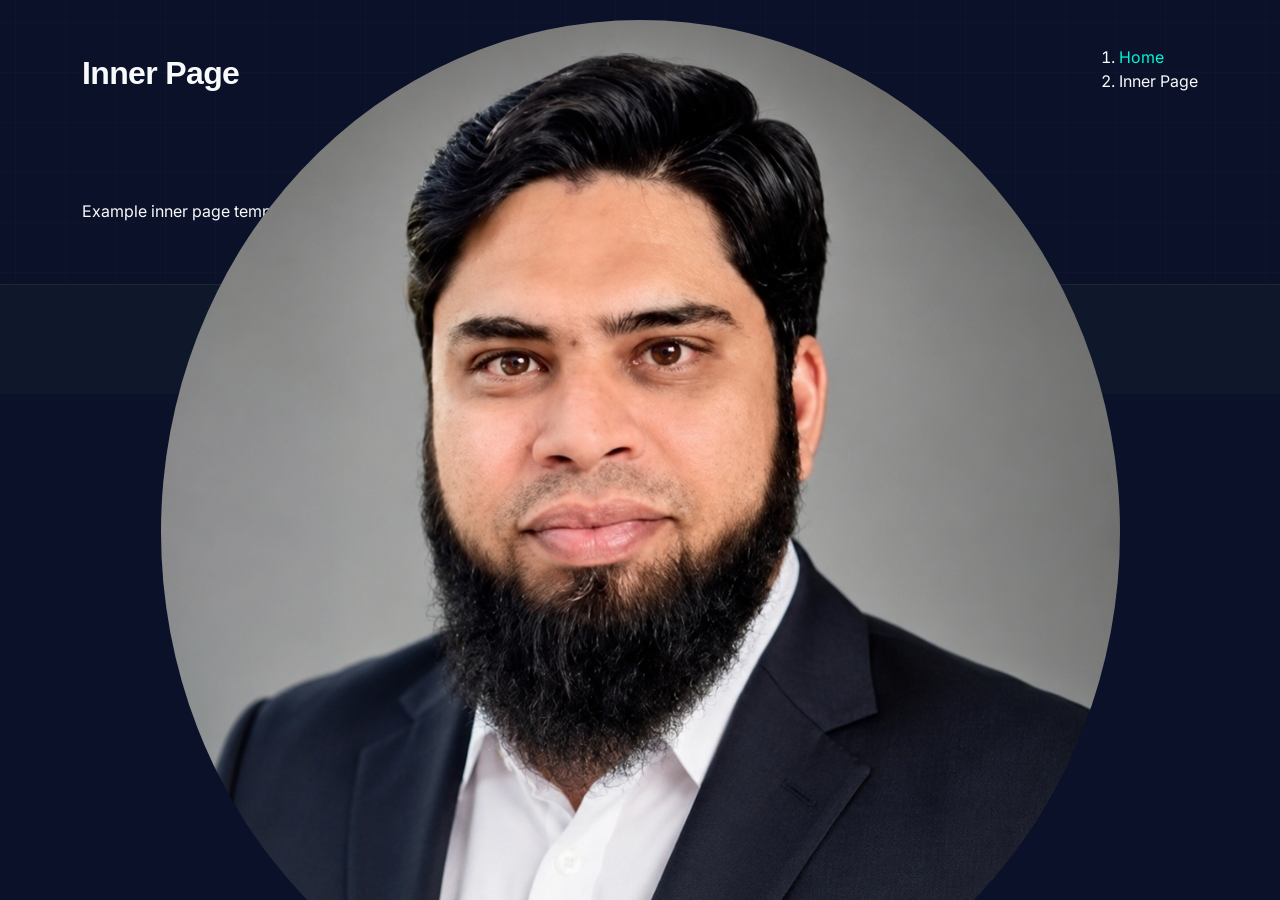
<file: inner-page.html>
<!DOCTYPE html>
<html lang="en">

<head>
  <meta charset="utf-8">
  <meta content="width=device-width, initial-scale=1.0" name="viewport">

  <title>Inner Page - iPortfolio Bootstrap Template</title>
  <meta content="" name="description">
  <meta content="" name="keywords">

  <!-- Favicons -->
  <link href="assets/img/favicon.png" rel="icon">
  <link href="assets/img/apple-touch-icon.png" rel="apple-touch-icon">

  <!-- Google Fonts -->
  <link rel="preconnect" href="https://fonts.googleapis.com">
  <link rel="preconnect" href="https://fonts.gstatic.com" crossorigin>
  <link href="https://fonts.googleapis.com/css2?family=Inter:wght@300;400;500;600;700;800&family=JetBrains+Mono:ital,wght@0,300;0,400;0,500;0,700;1,400&display=swap" rel="stylesheet">

  <!-- Vendor CSS Files -->
  <link href="assets/vendor/aos/aos.css" rel="stylesheet">
  <link href="assets/vendor/bootstrap/css/bootstrap.min.css" rel="stylesheet">
  <link href="assets/vendor/bootstrap-icons/bootstrap-icons.css" rel="stylesheet">
  <link href="assets/vendor/boxicons/css/boxicons.min.css" rel="stylesheet">
  <link href="assets/vendor/glightbox/css/glightbox.min.css" rel="stylesheet">
  <link href="assets/vendor/swiper/swiper-bundle.min.css" rel="stylesheet">

  <!-- Template Main CSS File -->
  <link href="assets/css/style.css" rel="stylesheet">

  <!-- =======================================================
  * Template Name: iPortfolio - v3.7.0
  * Template URL: https://bootstrapmade.com/iportfolio-bootstrap-portfolio-websites-template/
  * Author: BootstrapMade.com
  * License: https://bootstrapmade.com/license/
  ======================================================== -->
</head>

<body>

  <!-- ======= Mobile nav toggle button ======= -->
  <i class="bi bi-list mobile-nav-toggle d-xl-none"></i>

  <!-- ======= Header ======= -->
  <header id="header">
    <div class="d-flex flex-column">

      <div class="profile">
        <img src="assets/img/profile-img.jpg" alt="" class="img-fluid rounded-circle">
        <h1 class="text-light"><a href="index.html">Alex Smith</a></h1>
        <div class="social-links mt-3 text-center">
          <a href="#" class="twitter"><i class="bx bxl-twitter"></i></a>
          <a href="#" class="facebook"><i class="bx bxl-facebook"></i></a>
          <a href="#" class="instagram"><i class="bx bxl-instagram"></i></a>
          <a href="#" class="google-plus"><i class="bx bxl-skype"></i></a>
          <a href="#" class="linkedin"><i class="bx bxl-linkedin"></i></a>
        </div>
      </div>

      <nav id="navbar" class="nav-menu navbar">
        <ul>
          <li><a href="#hero" class="nav-link scrollto active"><i class="bx bx-home"></i> <span>Home</span></a></li>
          <li><a href="#about" class="nav-link scrollto"><i class="bx bx-user"></i> <span>About</span></a></li>
          <li><a href="#resume" class="nav-link scrollto"><i class="bx bx-file-blank"></i> <span>Resume</span></a></li>
          <li><a href="#portfolio" class="nav-link scrollto"><i class="bx bx-book-content"></i> <span>Portfolio</span></a></li>
          <li><a href="#services" class="nav-link scrollto"><i class="bx bx-server"></i> <span>Services</span></a></li>
          <li><a href="#contact" class="nav-link scrollto"><i class="bx bx-envelope"></i> <span>Contact</span></a></li>
        </ul>
      </nav><!-- .nav-menu -->
    </div>
  </header><!-- End Header -->

  <main id="main">

    <!-- ======= Breadcrumbs ======= -->
    <section class="breadcrumbs">
      <div class="container">

        <div class="d-flex justify-content-between align-items-center">
          <h2>Inner Page</h2>
          <ol>
            <li><a href="index.html">Home</a></li>
            <li>Inner Page</li>
          </ol>
        </div>

      </div>
    </section><!-- End Breadcrumbs -->

    <section class="inner-page">
      <div class="container">
        <p>
          Example inner page template
        </p>
      </div>
    </section>

  </main><!-- End #main -->

  <!-- ======= Footer ======= -->
  <footer id="footer">
    <div class="container">
      <div class="copyright">
        &copy; Copyright <strong><span>iPortfolio</span></strong>
      </div>
      <div class="credits">
        <!-- All the links in the footer should remain intact. -->
        <!-- You can delete the links only if you purchased the pro version. -->
        <!-- Licensing information: https://bootstrapmade.com/license/ -->
        <!-- Purchase the pro version with working PHP/AJAX contact form: https://bootstrapmade.com/iportfolio-bootstrap-portfolio-websites-template/ -->
        Designed by <a href="https://bootstrapmade.com/">BootstrapMade</a>
      </div>
    </div>
  </footer><!-- End  Footer -->

  <a href="#" class="back-to-top d-flex align-items-center justify-content-center"><i class="bi bi-arrow-up-short"></i></a>

  <!-- Vendor JS Files -->
  <script src="assets/vendor/purecounter/purecounter.js"></script>
  <script src="assets/vendor/aos/aos.js"></script>
  <script src="assets/vendor/bootstrap/js/bootstrap.bundle.min.js"></script>
  <script src="assets/vendor/glightbox/js/glightbox.min.js"></script>
  <script src="assets/vendor/isotope-layout/isotope.pkgd.min.js"></script>
  <script src="assets/vendor/swiper/swiper-bundle.min.js"></script>
  <script src="assets/vendor/typed.js/typed.min.js"></script>
  <script src="assets/vendor/waypoints/noframework.waypoints.js"></script>
  <script src="assets/vendor/php-email-form/validate.js"></script>

  <!-- Template Main JS File -->
  <script src="assets/js/main.js"></script>

</body>

</html>
</file>
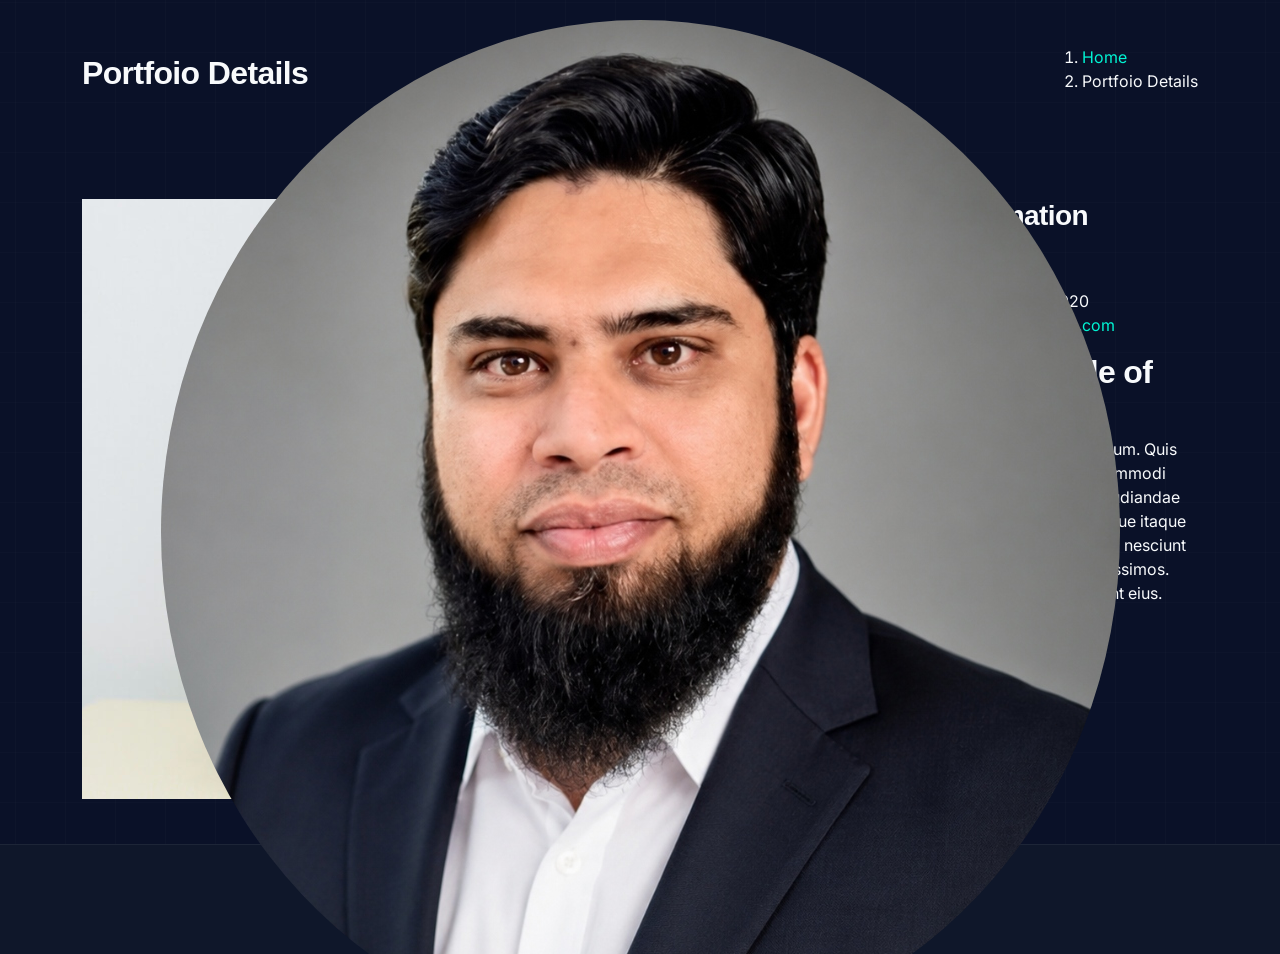
<file: portfolio-details.html>
<!DOCTYPE html>
<html lang="en">

<head>
  <meta charset="utf-8">
  <meta content="width=device-width, initial-scale=1.0" name="viewport">

  <title>Portfolio Details - iPortfolio Bootstrap Template</title>
  <meta content="" name="description">
  <meta content="" name="keywords">

  <!-- Favicons -->
  <link href="assets/img/favicon.png" rel="icon">
  <link href="assets/img/apple-touch-icon.png" rel="apple-touch-icon">

  <!-- Google Fonts -->
  <link rel="preconnect" href="https://fonts.googleapis.com">
  <link rel="preconnect" href="https://fonts.gstatic.com" crossorigin>
  <link href="https://fonts.googleapis.com/css2?family=Inter:wght@300;400;500;600;700;800&family=JetBrains+Mono:ital,wght@0,300;0,400;0,500;0,700;1,400&display=swap" rel="stylesheet">

  <!-- Vendor CSS Files -->
  <link href="assets/vendor/aos/aos.css" rel="stylesheet">
  <link href="assets/vendor/bootstrap/css/bootstrap.min.css" rel="stylesheet">
  <link href="assets/vendor/bootstrap-icons/bootstrap-icons.css" rel="stylesheet">
  <link href="assets/vendor/boxicons/css/boxicons.min.css" rel="stylesheet">
  <link href="assets/vendor/glightbox/css/glightbox.min.css" rel="stylesheet">
  <link href="assets/vendor/swiper/swiper-bundle.min.css" rel="stylesheet">

  <!-- Template Main CSS File -->
  <link href="assets/css/style.css" rel="stylesheet">

  <!-- =======================================================
  * Template Name: iPortfolio - v3.7.0
  * Template URL: https://bootstrapmade.com/iportfolio-bootstrap-portfolio-websites-template/
  * Author: BootstrapMade.com
  * License: https://bootstrapmade.com/license/
  ======================================================== -->
</head>

<body>

  <!-- ======= Mobile nav toggle button ======= -->
  <i class="bi bi-list mobile-nav-toggle d-xl-none"></i>

  <!-- ======= Header ======= -->
  <header id="header">
    <div class="d-flex flex-column">

      <div class="profile">
        <img src="assets/img/profile-img.jpg" alt="" class="img-fluid rounded-circle">
        <h1 class="text-light"><a href="index.html">Alex Smith</a></h1>
        <div class="social-links mt-3 text-center">
          <a href="#" class="twitter"><i class="bx bxl-twitter"></i></a>
          <a href="#" class="facebook"><i class="bx bxl-facebook"></i></a>
          <a href="#" class="instagram"><i class="bx bxl-instagram"></i></a>
          <a href="#" class="google-plus"><i class="bx bxl-skype"></i></a>
          <a href="#" class="linkedin"><i class="bx bxl-linkedin"></i></a>
        </div>
      </div>

      <nav id="navbar" class="nav-menu navbar">
        <ul>
          <li><a href="#hero" class="nav-link scrollto active"><i class="bx bx-home"></i> <span>Home</span></a></li>
          <li><a href="#about" class="nav-link scrollto"><i class="bx bx-user"></i> <span>About</span></a></li>
          <li><a href="#resume" class="nav-link scrollto"><i class="bx bx-file-blank"></i> <span>Resume</span></a></li>
          <li><a href="#portfolio" class="nav-link scrollto"><i class="bx bx-book-content"></i> <span>Portfolio</span></a></li>
          <li><a href="#services" class="nav-link scrollto"><i class="bx bx-server"></i> <span>Services</span></a></li>
          <li><a href="#contact" class="nav-link scrollto"><i class="bx bx-envelope"></i> <span>Contact</span></a></li>
        </ul>
      </nav><!-- .nav-menu -->
    </div>
  </header><!-- End Header -->

  <main id="main">

    <!-- ======= Breadcrumbs ======= -->
    <section id="breadcrumbs" class="breadcrumbs">
      <div class="container">

        <div class="d-flex justify-content-between align-items-center">
          <h2>Portfoio Details</h2>
          <ol>
            <li><a href="index.html">Home</a></li>
            <li>Portfoio Details</li>
          </ol>
        </div>

      </div>
    </section><!-- End Breadcrumbs -->

    <!-- ======= Portfolio Details Section ======= -->
    <section id="portfolio-details" class="portfolio-details">
      <div class="container">

        <div class="row gy-4">

          <div class="col-lg-8">
            <div class="portfolio-details-slider swiper">
              <div class="swiper-wrapper align-items-center">

                <div class="swiper-slide">
                  <img src="assets/img/portfolio/portfolio-details-1.jpg" alt="">
                </div>

                <div class="swiper-slide">
                  <img src="assets/img/portfolio/portfolio-details-2.jpg" alt="">
                </div>

                <div class="swiper-slide">
                  <img src="assets/img/portfolio/portfolio-details-3.jpg" alt="">
                </div>

              </div>
              <div class="swiper-pagination"></div>
            </div>
          </div>

          <div class="col-lg-4">
            <div class="portfolio-info">
              <h3>Project information</h3>
              <ul>
                <li><strong>Category</strong>: Web design</li>
                <li><strong>Client</strong>: ASU Company</li>
                <li><strong>Project date</strong>: 01 March, 2020</li>
                <li><strong>Project URL</strong>: <a href="#">www.example.com</a></li>
              </ul>
            </div>
            <div class="portfolio-description">
              <h2>This is an example of portfolio detail</h2>
              <p>
                Autem ipsum nam porro corporis rerum. Quis eos dolorem eos itaque inventore commodi labore quia quia. Exercitationem repudiandae officiis neque suscipit non officia eaque itaque enim. Voluptatem officia accusantium nesciunt est omnis tempora consectetur dignissimos. Sequi nulla at esse enim cum deserunt eius.
              </p>
            </div>
          </div>

        </div>

      </div>
    </section><!-- End Portfolio Details Section -->

  </main><!-- End #main -->

  <!-- ======= Footer ======= -->
  <footer id="footer">
    <div class="container">
      <div class="copyright">
        &copy; Copyright <strong><span>iPortfolio</span></strong>
      </div>
      <div class="credits">
        <!-- All the links in the footer should remain intact. -->
        <!-- You can delete the links only if you purchased the pro version. -->
        <!-- Licensing information: https://bootstrapmade.com/license/ -->
        <!-- Purchase the pro version with working PHP/AJAX contact form: https://bootstrapmade.com/iportfolio-bootstrap-portfolio-websites-template/ -->
        Designed by <a href="https://bootstrapmade.com/">BootstrapMade</a>
      </div>
    </div>
  </footer><!-- End  Footer -->

  <a href="#" class="back-to-top d-flex align-items-center justify-content-center"><i class="bi bi-arrow-up-short"></i></a>

  <!-- Vendor JS Files -->
  <script src="assets/vendor/purecounter/purecounter.js"></script>
  <script src="assets/vendor/aos/aos.js"></script>
  <script src="assets/vendor/bootstrap/js/bootstrap.bundle.min.js"></script>
  <script src="assets/vendor/glightbox/js/glightbox.min.js"></script>
  <script src="assets/vendor/isotope-layout/isotope.pkgd.min.js"></script>
  <script src="assets/vendor/swiper/swiper-bundle.min.js"></script>
  <script src="assets/vendor/typed.js/typed.min.js"></script>
  <script src="assets/vendor/waypoints/noframework.waypoints.js"></script>
  <script src="assets/vendor/php-email-form/validate.js"></script>

  <!-- Template Main JS File -->
  <script src="assets/js/main.js"></script>

</body>

</html>
</file>
<file: assets/css/style.css>
/*--------------------------------------------------------------
# Core Design System & Variables
--------------------------------------------------------------*/
@import url('https://fonts.googleapis.com/css2?family=Inter:wght@300;400;500;600;700;800&family=JetBrains+Mono:ital,wght@0,300;0,400;0,500;0,700;1,400&display=swap');

:root {
  --bg-primary: #0a1128;
  --bg-secondary: #0f172a;
  --bg-tertiary: #1e293b;
  --accent-green: #00b4d8;
  --accent-cyan: #00f5d4;
  --accent-blue: #0077b6;
  --text-primary: #f8fafc;
  --text-secondary: #94a3b8;
  --text-muted: #64748b;
  --border-color: rgba(255, 255, 255, 0.06);
  --glow-green: 0 0 20px rgba(0, 180, 216, 0.2);
  --glow-cyan: 0 0 20px rgba(0, 245, 212, 0.2);
  --glow-blue: 0 0 20px rgba(0, 119, 182, 0.2);
  --glass-bg: rgba(15, 23, 42, 0.75);
  --glass-border: rgba(255, 255, 255, 0.04);
  --font-header: 'SF Pro Display', -apple-system, BlinkMacSystemFont, 'Segoe UI', Roboto, Helvetica, Arial, sans-serif;
  --font-body: 'Inter', sans-serif;
  --font-mono: 'JetBrains Mono', monospace;
  --transition: all 0.3s cubic-bezier(0.4, 0, 0.2, 1);
}

/*--------------------------------------------------------------
# General Reset & Base
--------------------------------------------------------------*/
body {
  font-family: var(--font-body);
  background-color: var(--bg-primary);
  color: var(--text-primary);
  overflow-x: hidden;
  position: relative;
}

body::before {
  content: "";
  position: absolute;
  top: 0;
  left: 0;
  right: 0;
  bottom: 0;
  background-image: 
    linear-gradient(rgba(255, 255, 255, 0.015) 1px, transparent 1px),
    linear-gradient(90deg, rgba(255, 255, 255, 0.015) 1px, transparent 1px);
  background-size: 50px 50px;
  background-position: center;
  pointer-events: none;
  z-index: 1;
}

a {
  color: var(--accent-cyan);
  text-decoration: none;
  transition: var(--transition);
}

a:hover {
  color: var(--accent-green);
  text-shadow: var(--glow-green);
}

h1, h2, h3, h4, h5, h6 {
  font-family: var(--font-header);
  font-weight: 700;
  letter-spacing: -0.02em;
}

/* Custom Scrollbar */
::-webkit-scrollbar {
  width: 8px;
}
::-webkit-scrollbar-track {
  background: var(--bg-primary);
}
::-webkit-scrollbar-thumb {
  background: var(--bg-tertiary);
  border-radius: 4px;
  border: 2px solid var(--bg-primary);
}
::-webkit-scrollbar-thumb:hover {
  background: var(--accent-green);
}

/*--------------------------------------------------------------
# Navigation Header
--------------------------------------------------------------*/
#header {
  position: fixed;
  top: 0;
  left: 0;
  width: 100%;
  background: transparent;
  z-index: 997;
  padding: 20px 0;
  transition: all 0.4s cubic-bezier(0.16, 1, 0.3, 1);
  display: flex;
  justify-content: center;
  border-bottom: 1px solid transparent;
}

#header.header-scrolled {
  padding: 12px 0;
  background: rgba(10, 17, 40, 0.25);
  backdrop-filter: blur(15px);
  -webkit-backdrop-filter: blur(15px);
  border-bottom: 1px solid rgba(0, 245, 212, 0.15);
  box-shadow: 0 4px 30px rgba(0, 0, 0, 0.15);
}

.header-container {
  display: flex;
  justify-content: space-between;
  align-items: center;
  width: 100%;
  max-width: 100%;
  padding: 0 40px;
  transition: all 0.4s cubic-bezier(0.16, 1, 0.3, 1);
}

/* Logo Styles */
.logo {
  display: flex;
  align-items: center;
  gap: 12px;
  text-decoration: none;
  flex-shrink: 0;
}

.nav-logo-img {
  width: 36px;
  height: 36px;
  border-radius: 50%;
  border: 2px solid var(--accent-cyan);
  object-fit: cover;
  box-shadow: var(--glow-cyan);
  transition: var(--transition);
}

.logo:hover .nav-logo-img {
  border-color: var(--accent-green);
  box-shadow: var(--glow-green);
  transform: scale(1.05);
}

.logo-text {
  font-family: var(--font-header);
  font-weight: 700;
  color: #fff;
  font-size: 1.15rem;
  letter-spacing: 0.5px;
  background: linear-gradient(135deg, #ffffff 40%, var(--text-secondary));
  -webkit-background-clip: text;
  -webkit-text-fill-color: transparent;
  transition: var(--transition);
}

.nav-menu {
  display: flex;
  align-items: center;
}

.nav-menu ul {
  display: flex;
  margin: 0;
  padding: 0;
  list-style: none;
  gap: 12px;
}

.nav-menu a {
  display: flex;
  align-items: center;
  gap: 8px;
  font-family: var(--font-header);
  font-size: 0.9rem;
  font-weight: 500;
  color: var(--text-secondary);
  padding: 6px 14px;
  border-radius: 30px;
  border: 1px solid transparent;
  transition: var(--transition);
}

.nav-menu a i {
  font-size: 1rem;
}

.nav-menu a:hover,
.nav-menu a.active {
  color: var(--accent-cyan);
  background: rgba(0, 245, 212, 0.05);
  border-color: rgba(0, 245, 212, 0.15);
  text-shadow: var(--glow-cyan);
  box-shadow: inset 0 0 8px rgba(0, 245, 212, 0.03);
}
  50% {
    transform: scale(1.2);
    opacity: 1;
  }
  100% {
    transform: scale(0.9);
    opacity: 0.6;
  }
}

/* Mobile Nav Toggle */
.mobile-nav-toggle {
  color: var(--text-primary);
  font-size: 28px;
  cursor: pointer;
  display: none;
  line-height: 0;
  transition: var(--transition);
  z-index: 999;
}

.mobile-nav-toggle:hover {
  color: var(--accent-cyan);
  text-shadow: var(--glow-cyan);
}

@media (max-width: 991px) {
  .mobile-nav-toggle {
    display: none !important;
  }
  .nav-menu {
    display: flex !important;
    overflow-x: auto;
    white-space: nowrap;
    width: 100%;
    justify-content: flex-start;
    padding: 2px 4px;
    scrollbar-width: none;
    -webkit-overflow-scrolling: touch;
  }
  .nav-menu::-webkit-scrollbar {
    display: none;
  }
  .nav-menu ul {
    display: flex;
    flex-direction: row;
    gap: 8px;
    margin: 0;
    padding: 0;
  }
  .nav-menu a {
    padding: 6px 12px;
    font-size: 0.8rem;
    white-space: nowrap;
  }
  .header-container {
    width: 100%;
    max-width: 100%;
    padding: 8px 16px;
    border-radius: 0;
    justify-content: space-between;
    gap: 12px;
  }
  .logo-text {
    font-size: 1rem;
  }
  .nav-logo-img {
    width: 30px;
    height: 30px;
  }
  @media (max-width: 576px) {
    .logo-text {
      display: none;
    }
  }
}

/* Mobile Nav Panel */
.mobile-nav-active {
  overflow: hidden;
}

.mobile-nav-active .nav-menu {
  display: block;
  position: fixed;
  top: 15px;
  left: 15px;
  right: 15px;
  bottom: 15px;
  background: rgba(3, 7, 18, 0.98);
  backdrop-filter: blur(25px);
  -webkit-backdrop-filter: blur(25px);
  z-index: 996;
  padding: 80px 24px 24px 24px;
  transition: var(--transition);
  border: 1px solid rgba(0, 229, 255, 0.15);
  border-radius: 24px;
  box-shadow: 0 20px 50px rgba(0, 0, 0, 0.8), 0 0 30px rgba(0, 229, 255, 0.1);
}

.mobile-nav-active .nav-menu ul {
  flex-direction: column;
  gap: 10px;
}

.mobile-nav-active .nav-menu a {
  font-size: 1.15rem;
  padding: 12px 16px;
  border-bottom: 1px solid rgba(255, 255, 255, 0.03);
}

/*--------------------------------------------------------------
# Hero Section
--------------------------------------------------------------*/
#hero {
  width: 100%;
  min-height: 100vh;
  padding-top: 120px;
  display: flex;
  align-items: center;
  position: relative;
  z-index: 2;
  overflow: hidden;
  background: linear-gradient(135deg, #0a1128 0%, #030712 100%);
}

#hero-canvas {
  position: absolute;
  top: 0;
  left: 0;
  width: 100%;
  height: 100%;
  z-index: 1;
  pointer-events: none;
}

.hero-glow-blob {
  position: absolute;
  width: 500px;
  height: 500px;
  border-radius: 50%;
  background: radial-gradient(circle, rgba(0, 229, 255, 0.08) 0%, rgba(79, 70, 229, 0.03) 50%, transparent 100%);
  top: -100px;
  right: -100px;
  z-index: -1;
  filter: blur(50px);
  pointer-events: none;
}

.hero-glow-blob-2 {
  position: absolute;
  width: 600px;
  height: 600px;
  border-radius: 50%;
  background: radial-gradient(circle, rgba(0, 245, 212, 0.05) 0%, rgba(10, 17, 40, 0) 70%);
  bottom: -200px;
  left: -200px;
  z-index: -1;
  filter: blur(50px);
  pointer-events: none;
}

.hero-container {
  max-width: 1200px;
  margin: 0 auto;
  width: 100%;
  padding: 0 20px;
  display: grid;
  grid-template-columns: 1.2fr 1fr;
  gap: 40px;
  align-items: center;
}

@media (max-width: 991px) {
  .hero-container {
    grid-template-columns: 1fr;
    text-align: center;
    padding-top: 40px;
  }
}

.hero-content {
  display: flex;
  flex-direction: column;
  gap: 20px;
}

.hero-tagline {
  font-family: var(--font-mono);
  color: var(--accent-green);
  font-size: 0.9rem;
  letter-spacing: 0.1em;
  text-transform: uppercase;
  display: flex;
  align-items: center;
  gap: 8px;
}

@media (max-width: 991px) {
  .hero-tagline {
    justify-content: center;
  }
}

.hero-title {
  font-size: 4rem;
  font-weight: 800;
  line-height: 1.1;
  margin: 0;
  background: linear-gradient(to right, #ffffff 40%, var(--text-secondary));
  -webkit-background-clip: text;
  -webkit-text-fill-color: transparent;
}

@media (max-width: 575px) {
  .hero-title {
    font-size: 2.75rem;
  }
}

.hero-typed-container {
  font-family: var(--font-mono);
  font-size: 1.25rem;
  color: var(--accent-cyan);
  min-height: 38px;
}

.hero-desc {
  font-size: 1.1rem;
  color: var(--text-secondary);
  line-height: 1.6;
  max-width: 550px;
}

@media (max-width: 991px) {
  .hero-desc {
    margin: 0 auto;
  }
}

.hero-actions {
  display: flex;
  gap: 16px;
  margin-top: 10px;
}

@media (max-width: 991px) {
  .hero-actions {
    justify-content: center;
  }
}

.btn-cyber {
  position: relative;
  font-family: var(--font-header);
  font-size: 0.95rem;
  font-weight: 600;
  padding: 12px 28px;
  color: var(--bg-primary);
  background: var(--accent-green);
  border: none;
  border-radius: 8px;
  cursor: pointer;
  transition: var(--transition);
  box-shadow: var(--glow-green);
  overflow: hidden;
  z-index: 1;
}

.btn-cyber::after {
  content: "";
  position: absolute;
  top: 0;
  left: 0;
  width: 100%;
  height: 100%;
  background: linear-gradient(90deg, transparent, rgba(255, 255, 255, 0.3), transparent);
  transform: translateX(-100%);
  transition: 0.6s;
  z-index: -1;
}

.btn-cyber:hover {
  box-shadow: 0 0 30px rgba(0, 180, 216, 0.5);
  transform: translateY(-2px);
}

.btn-cyber:hover::after {
  transform: translateX(100%);
}

.btn-cyber-outline {
  font-family: var(--font-header);
  font-size: 0.95rem;
  font-weight: 600;
  padding: 12px 28px;
  color: var(--text-primary);
  background: transparent;
  border: 1px solid rgba(255, 255, 255, 0.15);
  border-radius: 8px;
  cursor: pointer;
  transition: var(--transition);
}

.btn-cyber-outline:hover {
  border-color: var(--accent-cyan);
  color: var(--accent-cyan);
  box-shadow: var(--glow-cyan);
  background: rgba(0, 229, 255, 0.05);
  transform: translateY(-2px);
}

/* Cyber Terminal Graphic */
.cyber-terminal {
  background: var(--bg-secondary);
  border: 1px solid var(--border-color);
  border-radius: 12px;
  box-shadow: 0 20px 50px rgba(0, 0, 0, 0.7);
  font-family: var(--font-mono);
  overflow: hidden;
  position: relative;
  display: flex;
  flex-direction: column;
}

.cyber-terminal::before {
  content: '';
  position: absolute;
  top: 0;
  left: 0;
  right: 0;
  height: 100%;
  background: linear-gradient(rgba(18, 16, 16, 0) 50%, rgba(0, 0, 0, 0.25) 50%), linear-gradient(90deg, rgba(255, 0, 0, 0.06), rgba(0, 255, 0, 0.02), rgba(0, 0, 255, 0.06));
  background-size: 100% 3px, 6px 100%;
  pointer-events: none;
  z-index: 10;
  opacity: 0.45;
}

.terminal-header {
  background: var(--bg-tertiary);
  padding: 10px 16px;
  display: flex;
  justify-content: space-between;
  align-items: center;
  border-bottom: 1px solid var(--border-color);
}

.terminal-dots {
  display: flex;
  gap: 6px;
}

.terminal-dot {
  width: 12px;
  height: 12px;
  border-radius: 50%;
}

.terminal-dot.red { background-color: #ef4444; }
.terminal-dot.yellow { background-color: #f59e0b; }
.terminal-dot.green { background-color: #10b981; }

.terminal-title {
  color: var(--text-muted);
  font-size: 0.75rem;
  letter-spacing: 0.05em;
  text-transform: uppercase;
}

.terminal-body {
  padding: 20px;
  font-size: 0.85rem;
  line-height: 1.6;
  color: rgba(255, 255, 255, 0.9);
  display: flex;
  flex-direction: column;
  gap: 12px;
}

.terminal-line {
  display: flex;
  gap: 10px;
}

.terminal-prompt {
  color: var(--accent-green);
  user-select: none;
}

.terminal-input {
  color: #fff;
}

.terminal-output {
  color: var(--text-secondary);
}

.terminal-output.success {
  color: var(--accent-green);
}

.terminal-output.accent {
  color: var(--accent-cyan);
}

.sec-report {
  border-left: 2px solid var(--accent-cyan);
  padding-left: 12px;
  margin: 5px 0;
  background: rgba(0, 229, 255, 0.02);
}

/*--------------------------------------------------------------
# Sections General
--------------------------------------------------------------*/
section {
  padding: 45px 0;
  position: relative;
  z-index: 2;
}

.section-bg {
  background-color: var(--bg-secondary);
}

.section-title {
  margin-bottom: 30px;
  position: relative;
}

.section-title h2 {
  font-size: 2.5rem;
  margin: 0 0 16px 0;
  font-weight: 800;
  font-family: var(--font-header);
  background: linear-gradient(135deg, #ffffff 40%, var(--text-secondary));
  -webkit-background-clip: text;
  -webkit-text-fill-color: transparent;
  position: relative;
  display: inline-block;
}

.section-title h2::after {
  content: "";
  position: absolute;
  bottom: -6px;
  left: 0;
  width: 50px;
  height: 3px;
  background: var(--accent-green);
  box-shadow: var(--glow-green);
}

.section-title p {
  color: var(--text-secondary);
  font-size: 1.05rem;
  max-width: 800px;
  margin: 0;
  line-height: 1.6;
}

/*--------------------------------------------------------------
# Verified Credentials & CVE Section (Facts)
--------------------------------------------------------------*/
.credentials-cve-column-layout {
  display: flex;
  flex-direction: column;
  gap: 40px;
}

.certs-wrapper, .cve-wrapper {
  display: flex;
  flex-direction: column;
  gap: 20px;
  width: 100%;
}

.subsection-title {
  font-family: var(--font-header);
  font-size: 1.25rem;
  color: #fff;
  margin: 0;
  display: flex;
  align-items: center;
  gap: 10px;
  text-transform: uppercase;
  letter-spacing: 0.05em;
}

.certs-wrapper .subsection-title i {
  color: var(--accent-cyan);
  text-shadow: var(--glow-cyan);
}

.cve-wrapper .subsection-title i {
  color: #ff0055;
  text-shadow: 0 0 10px rgba(255, 0, 85, 0.5);
}

.certs-single-row-full {
  display: grid;
  grid-template-columns: repeat(5, 1fr);
  gap: 20px;
  width: 100%;
}

.cert-item-card {
  background: var(--bg-secondary);
  border: 1px solid var(--border-color);
  border-radius: 12px;
  padding: 30px 16px;
  display: flex;
  flex-direction: column;
  align-items: center;
  justify-content: center;
  gap: 16px;
  text-align: center;
  transition: var(--transition);
  box-shadow: 0 4px 20px rgba(0,0,0,0.2);
}

.cert-item-card:hover {
  transform: translateY(-5px);
  border-color: var(--accent-cyan);
  box-shadow: var(--glow-cyan);
  background: rgba(0, 229, 255, 0.02);
}

.cert-item-card img {
  max-width: 100px;
  max-height: 100px;
  object-fit: contain;
  filter: grayscale(15%) brightness(95%);
  transition: var(--transition);
}

.cert-item-card:hover img {
  filter: grayscale(0%) brightness(110%);
  transform: scale(1.05);
}

.cert-item-card svg {
  width: 100px;
  height: 100px;
  transition: var(--transition);
}

.cert-item-card:hover svg {
  transform: scale(1.05);
  filter: drop-shadow(0 0 8px rgba(0, 229, 255, 0.4));
}

.cert-item-card span {
  font-family: var(--font-mono);
  font-size: 0.8rem;
  font-weight: 700;
  color: var(--text-secondary);
}

.cert-item-card:hover span {
  color: #fff;
}

/* CVE Card Styling */
.cve-detail-card {
  background: rgba(255, 0, 85, 0.02);
  border: 1px solid rgba(255, 0, 85, 0.15);
  border-radius: 12px;
  padding: 30px;
  display: flex;
  flex-direction: column;
  gap: 16px;
  width: 100%;
  box-shadow: 0 4px 20px rgba(0,0,0,0.2);
  transition: var(--transition);
}

.cve-detail-card:hover {
  transform: translateY(-3px);
  border-color: rgba(255, 0, 85, 0.35);
  box-shadow: 0 10px 30px rgba(255, 0, 85, 0.15), 0 0 15px rgba(255, 0, 85, 0.05);
}

.cve-card-header {
  display: flex;
  justify-content: space-between;
  align-items: center;
  border-bottom: 1px solid rgba(255, 0, 85, 0.1);
  padding-bottom: 12px;
}

.cve-tag {
  font-family: var(--font-mono);
  font-size: 1rem;
  font-weight: 700;
  color: #ff0055;
  letter-spacing: 0.05em;
}

.cve-severity-badge {
  font-family: var(--font-mono);
  font-size: 0.8rem;
  font-weight: 700;
  padding: 4px 12px;
  border-radius: 30px;
  background: rgba(255, 0, 85, 0.1);
  color: #ff0055;
  border: 1px solid rgba(255, 0, 85, 0.25);
}

.cve-title {
  font-family: var(--font-header);
  font-size: 1.25rem;
  color: #fff;
  margin: 0;
}

.cve-desc {
  font-size: 0.95rem;
  color: var(--text-secondary);
  line-height: 1.6;
  margin: 0;
}

.cve-card-footer {
  margin-top: 10px;
}

.cve-link-btn {
  display: inline-flex;
  align-items: center;
  gap: 8px;
  font-family: var(--font-mono);
  font-size: 0.85rem;
  color: var(--accent-cyan);
  border: 1px solid rgba(0, 229, 255, 0.25);
  padding: 10px 20px;
  border-radius: 8px;
  transition: var(--transition);
  background: rgba(0, 229, 255, 0.02);
}

.cve-link-btn:hover {
  color: #fff;
  background: var(--accent-cyan);
  border-color: var(--accent-cyan);
  box-shadow: var(--glow-cyan);
}

/* Responsive */
@media (max-width: 991px) {
  .certs-single-row-full {
    grid-template-columns: repeat(3, 1fr);
  }
}

@media (max-width: 575px) {
  .certs-single-row-full {
    grid-template-columns: repeat(2, 1fr);
  }
}

@media (max-width: 400px) {
  .certs-single-row-full {
    grid-template-columns: 1fr;
  }
}

/*--------------------------------------------------------------
# About Section & Certifications
--------------------------------------------------------------*/
.about-grid {
  display: grid;
  grid-template-columns: 1fr 2fr;
  gap: 50px;
  align-items: flex-start;
}

@media (max-width: 991px) {
  .about-grid {
    grid-template-columns: 1fr;
  }
}

.profile-card {
  position: relative;
  background: var(--bg-secondary);
  border: 1px solid var(--border-color);
  border-radius: 16px;
  overflow: hidden;
  padding: 16px;
  text-align: center;
  box-shadow: 0 15px 40px rgba(0,0,0,0.5);
}

.profile-img-wrapper {
  position: relative;
  border-radius: 12px;
  overflow: hidden;
  aspect-ratio: 1;
}

.profile-img-wrapper img {
  width: 100%;
  height: 100%;
  object-fit: cover;
  transition: var(--transition);
}

.profile-card:hover img {
  transform: scale(1.03);
}

.profile-overlay-cyber {
  position: absolute;
  top: 0;
  left: 0;
  width: 100%;
  height: 100%;
  border: 2px solid transparent;
  border-radius: 12px;
  box-shadow: inset 0 0 20px rgba(0, 180, 216, 0);
  pointer-events: none;
  transition: var(--transition);
}

.profile-card:hover .profile-overlay-cyber {
  border-color: var(--accent-green);
  box-shadow: inset 0 0 25px rgba(0, 180, 216, 0.2), var(--glow-green);
}

.profile-socials {
  display: flex;
  justify-content: center;
  gap: 16px;
  margin-top: 20px;
  margin-bottom: 8px;
}

.profile-socials a {
  width: 40px;
  height: 40px;
  border-radius: 8px;
  background: var(--bg-tertiary);
  border: 1px solid var(--border-color);
  display: flex;
  align-items: center;
  justify-content: center;
  font-size: 1.15rem;
  color: var(--text-secondary);
  transition: var(--transition);
}

.profile-socials a:hover {
  color: var(--accent-cyan);
  border-color: var(--accent-cyan);
  box-shadow: var(--glow-cyan);
  background: rgba(0, 229, 255, 0.05);
}

.about-details {
  display: flex;
  flex-direction: column;
  gap: 24px;
}

.about-details h3 {
  font-size: 1.75rem;
  color: #fff;
  margin: 0;
}

.about-text {
  font-size: 1.05rem;
  color: var(--text-secondary);
  line-height: 1.7;
}



/* Metadata List */
.about-meta {
  display: grid;
  grid-template-columns: repeat(2, 1fr);
  gap: 16px;
  list-style: none;
  padding: 0;
  margin: 15px 0 0 0;
  border-top: 1px solid var(--border-color);
  padding-top: 24px;
}

.profile-card .about-meta {
  grid-template-columns: 1fr;
  text-align: left;
  border-top: 1px solid var(--border-color);
  padding-top: 20px;
  margin-top: 20px;
}

#about .section-title p {
  max-width: 100%;
}

.skills-tags {
  display: flex;
  flex-wrap: wrap;
  gap: 8px;
}

.skill-tag {
  background: rgba(0, 245, 212, 0.05);
  border: 1px solid rgba(0, 245, 212, 0.15);
  color: var(--accent-cyan);
  font-size: 0.72rem;
  font-weight: 600;
  padding: 3px 8px;
  border-radius: 6px;
  font-family: var(--font-mono);
  box-shadow: 0 2px 8px rgba(0,0,0,0.2);
  transition: var(--transition);
}

.skill-tag:hover {
  border-color: var(--accent-cyan);
  box-shadow: var(--glow-cyan);
  background: rgba(0, 245, 212, 0.1);
}

@media (max-width: 575px) {
  .about-meta {
    grid-template-columns: 1fr;
  }
}

.about-meta li {
  display: flex;
  align-items: center;
  gap: 10px;
  font-size: 0.95rem;
  color: var(--text-secondary);
}

.about-meta li strong {
  color: #fff;
  font-family: var(--font-header);
}

.about-meta li i {
  color: var(--accent-cyan);
}

/*--------------------------------------------------------------
# Skills Matrix Section
--------------------------------------------------------------*/
.skills-matrix {
  display: grid;
  grid-template-columns: repeat(2, 1fr);
  gap: 30px;
}

@media (max-width: 991px) {
  .skills-matrix {
    grid-template-columns: 1fr;
  }
}

.skills-category {
  background: var(--bg-secondary);
  border: 1px solid var(--border-color);
  border-radius: 12px;
  padding: 24px;
  transition: var(--transition);
}

.skills-category:hover {
  border-color: rgba(79, 70, 229, 0.2);
  box-shadow: 0 10px 30px rgba(0, 0, 0, 0.3);
}

.skills-category-title {
  font-family: var(--font-header);
  font-size: 1.25rem;
  color: #fff;
  margin-bottom: 20px;
  display: flex;
  align-items: center;
  gap: 10px;
  border-bottom: 1px solid var(--border-color);
  padding-bottom: 12px;
}

.skills-category-title i {
  color: var(--accent-cyan);
}

.skills-list-grid {
  display: flex;
  flex-direction: column;
  gap: 20px;
}

.skill-meter-item {
  display: flex;
  flex-direction: column;
  gap: 8px;
}

.skill-meter-info {
  display: flex;
  justify-content: space-between;
  font-size: 0.9rem;
}

.skill-name {
  font-weight: 500;
  color: var(--text-primary);
}

.skill-percent {
  font-family: var(--font-mono);
  color: var(--accent-cyan);
}

.skill-bar-bg {
  height: 6px;
  background: var(--bg-tertiary);
  border-radius: 3px;
  overflow: hidden;
  position: relative;
}

.skill-bar-fill {
  height: 100%;
  width: 0; /* Animated via waypoints */
  background: linear-gradient(90deg, var(--accent-cyan), var(--accent-green));
  border-radius: 3px;
  transition: width 1.5s cubic-bezier(0.1, 0.8, 0.2, 1);
  box-shadow: 0 0 10px rgba(0, 229, 255, 0.4);
}

/* Skills tags list (bullets redesigned) */
.skills-text-list {
  list-style: none;
  padding: 0;
  margin: 0 0 24px 0;
  display: grid;
  grid-template-columns: repeat(2, 1fr);
  gap: 12px;
}

@media (max-width: 575px) {
  .skills-text-list {
    grid-template-columns: 1fr;
  }
}

.skills-text-list li {
  position: relative;
  padding-left: 20px;
  font-size: 0.9rem;
  color: var(--text-secondary);
  line-height: 1.4;
}

.skills-text-list li::before {
  content: "»";
  position: absolute;
  left: 0;
  top: -1px;
  color: var(--accent-green);
  font-size: 1.1rem;
  font-weight: bold;
}

/*--------------------------------------------------------------
# Timeline / Resume Section
--------------------------------------------------------------*/
.timeline-container {
  position: relative;
  max-width: 1100px;
  margin: 0 auto;
  padding: 10px 0;
}

.timeline-container::after {
  content: "";
  display: table;
  clear: both;
}

.timeline-container::before {
  content: "";
  position: absolute;
  top: 0;
  bottom: 0;
  left: 50%;
  width: 2px;
  background: linear-gradient(180deg, var(--accent-cyan) 0%, var(--accent-blue) 35%, var(--border-color) 70%, rgba(255, 255, 255, 0.01) 100%);
  transform: translateX(-50%);
}

.timeline-item {
  position: relative;
  width: 50%;
  margin-bottom: 24px;
}

.timeline-item.left-item {
  left: 0;
  padding-right: 40px;
  padding-left: 0;
}

.timeline-item.left-item .timeline-node {
  left: auto;
  right: -12px;
}

.timeline-item.right-item {
  left: 50%;
  padding-left: 40px;
  padding-right: 0;
}

.timeline-item.right-item .timeline-node {
  left: -12px;
  right: auto;
}

.timeline-item:last-child {
  margin-bottom: 0;
}

/* Branch connector lines linking cards to central timeline */
.timeline-item::after {
  content: "";
  position: absolute;
  top: 16px;
  height: 2px;
  z-index: 1;
  width: 40px;
  transition: var(--transition);
}

.timeline-item.left-item::after {
  right: 0;
  background: linear-gradient(90deg, rgba(0, 229, 255, 0) 0%, rgba(0, 229, 255, 0.4) 100%);
}

.timeline-item.right-item::after {
  left: 0;
  background: linear-gradient(90deg, rgba(0, 229, 255, 0.4) 0%, rgba(0, 229, 255, 0) 100%);
}

.timeline-item:hover::after {
  height: 2px;
  box-shadow: 0 0 8px var(--accent-green);
}

.timeline-item.left-item:hover::after {
  background: linear-gradient(90deg, rgba(0, 180, 216, 0.2) 0%, var(--accent-green) 100%);
}

.timeline-item.right-item:hover::after {
  background: linear-gradient(90deg, var(--accent-green) 0%, rgba(0, 180, 216, 0.2) 100%);
}

@media (max-width: 991px) {
  .timeline-container::before {
    left: 20px;
    transform: none;
  }

  .timeline-item {
    width: 100%;
    margin-bottom: 24px;
    float: none;
    clear: none;
  }

  .timeline-item.left-item {
    padding-left: 50px;
    padding-right: 0;
    left: 0;
  }

  .timeline-item.right-item {
    padding-left: 50px;
    padding-right: 0;
    left: 0;
    right: auto;
  }

  .timeline-item.left-item .timeline-node {
    left: 9px;
    right: auto;
  }

  .timeline-item.right-item .timeline-node {
    left: 9px;
    right: auto;
  }

  .timeline-item::after {
    left: 20px !important;
    right: auto !important;
    width: 30px !important;
    background: linear-gradient(90deg, rgba(0, 229, 255, 0.4) 0%, rgba(0, 229, 255, 0) 100%) !important;
  }

  .timeline-item.left-item:hover::after,
  .timeline-item.right-item:hover::after {
    background: linear-gradient(90deg, var(--accent-green) 0%, rgba(0, 180, 216, 0.2) 100%) !important;
  }
}

.timeline-node {
  position: absolute;
  top: 4px;
  left: 21px;
  width: 24px;
  height: 24px;
  border-radius: 50%;
  background: var(--bg-primary);
  border: 3px solid var(--border-color);
  display: flex;
  align-items: center;
  justify-content: center;
  z-index: 10;
  transition: var(--transition);
}

.timeline-node::after {
  content: "";
  width: 8px;
  height: 8px;
  border-radius: 50%;
  background: var(--text-muted);
  transition: var(--transition);
}

.timeline-item:hover .timeline-node {
  border-color: var(--accent-green);
  box-shadow: var(--glow-green);
  transform: scale(1.15);
}

.timeline-item:hover .timeline-node::after {
  background: var(--accent-green);
}

/* Highlights for Current & Recent Roles */
.timeline-item.current-role .timeline-content {
  border-color: rgba(0, 245, 212, 0.45);
  box-shadow: 0 10px 30px rgba(0, 245, 212, 0.12);
}

.timeline-item.recent-role .timeline-content {
  border-color: rgba(0, 180, 216, 0.35);
  box-shadow: 0 8px 25px rgba(0, 180, 216, 0.06);
}

.timeline-item.current-role .timeline-node {
  border-color: var(--accent-cyan);
  box-shadow: var(--glow-cyan);
}
.timeline-item.current-role .timeline-node::after {
  background: var(--accent-cyan);
}

.timeline-item.recent-role .timeline-node {
  border-color: var(--accent-blue);
  box-shadow: var(--glow-blue);
}
.timeline-item.recent-role .timeline-node::after {
  background: var(--accent-blue);
}

/* Make branch connector lines brighter for current/recent roles */
.timeline-item.current-role.left-item::after {
  background: linear-gradient(90deg, rgba(0, 245, 212, 0) 0%, rgba(0, 245, 212, 0.65) 100%);
}

.timeline-item.recent-role.right-item::after {
  background: linear-gradient(90deg, rgba(0, 180, 216, 0.55) 0%, rgba(0, 180, 216, 0) 100%);
}

/* Current Role Status Badge & Pulsing Dot */
.badge-current {
  display: inline-flex;
  align-items: center;
  gap: 6px;
  background: rgba(0, 245, 212, 0.1);
  border: 1px solid rgba(0, 245, 212, 0.3);
  color: var(--accent-cyan);
  font-size: 0.72rem;
  font-weight: 700;
  padding: 3px 8px;
  border-radius: 20px;
  font-family: var(--font-header);
  text-transform: uppercase;
  letter-spacing: 0.5px;
  vertical-align: middle;
  margin-left: 10px;
}

.pulse-dot {
  width: 6px;
  height: 6px;
  background-color: var(--accent-cyan);
  border-radius: 50%;
  display: inline-block;
  box-shadow: var(--glow-cyan);
  animation: pulse-glow 1.5s infinite ease-in-out;
}

@keyframes pulse-glow {
  0% {
    transform: scale(0.9);
    opacity: 0.6;
    box-shadow: 0 0 0 0 rgba(0, 245, 212, 0.7);
  }
  50% {
    transform: scale(1.25);
    opacity: 1;
    box-shadow: 0 0 0 6px rgba(0, 245, 212, 0);
  }
  100% {
    transform: scale(0.9);
    opacity: 0.6;
    box-shadow: 0 0 0 0 rgba(0, 245, 212, 0);
  }
}

.timeline-content {
  background: var(--bg-secondary);
  border: 1px solid var(--border-color);
  border-radius: 12px;
  padding: 18px;
  transition: var(--transition);
  position: relative;
}

.timeline-content:hover {
  border-color: rgba(0, 229, 255, 0.2);
  box-shadow: 0 10px 30px rgba(0,0,0,0.3);
}

.timeline-header-info {
  display: flex;
  justify-content: space-between;
  align-items: flex-start;
  flex-wrap: wrap;
  gap: 10px;
  margin-bottom: 12px;
}

.timeline-role {
  font-size: 1.25rem;
  color: #fff;
  margin: 0 0 4px 0;
}

.timeline-company {
  font-family: var(--font-header);
  color: var(--accent-cyan);
  font-weight: 500;
  font-size: 0.95rem;
}

.timeline-date {
  font-family: var(--font-mono);
  font-size: 0.8rem;
  color: var(--accent-green);
  background: rgba(0, 180, 216, 0.05);
  border: 1px solid rgba(0, 180, 216, 0.15);
  padding: 4px 10px;
  border-radius: 6px;
}

.timeline-body-text {
  list-style: none;
  padding: 0;
  margin: 0;
  display: flex;
  flex-direction: column;
  gap: 6px;
}

.timeline-body-text ul {
  list-style: none;
  padding: 0;
  margin: 6px 0 0 0;
  display: flex;
  flex-direction: column;
  gap: 4px;
}

.timeline-body-text li {
  position: relative;
  padding-left: 18px;
  font-size: 0.92rem;
  color: var(--text-secondary);
  line-height: 1.5;
}

.timeline-body-text li::before {
  content: "•";
  position: absolute;
  left: 0;
  color: var(--accent-cyan);
  font-size: 1rem;
  top: -1px;
}

.timeline-body-text li:has(ul)::before {
  content: none;
}

/*--------------------------------------------------------------
# Services / Reach out for
--------------------------------------------------------------*/
.services-grid {
  display: grid;
  grid-template-columns: repeat(3, 1fr);
  gap: 24px;
}

@media (max-width: 991px) {
  .services-grid {
    grid-template-columns: repeat(2, 1fr);
  }
}

@media (max-width: 575px) {
  .services-grid {
    grid-template-columns: 1fr;
  }
}

.service-card {
  background: var(--bg-secondary);
  border: 1px solid var(--border-color);
  border-radius: 12px;
  padding: 30px 24px;
  transition: var(--transition);
  display: flex;
  flex-direction: column;
  gap: 16px;
}

.service-card:hover {
  transform: translateY(-5px);
  border-color: rgba(0, 229, 255, 0.2);
  box-shadow: 0 15px 35px rgba(0,0,0,0.4);
}

.service-icon-wrapper {
  width: 48px;
  height: 48px;
  border-radius: 10px;
  background: var(--bg-tertiary);
  border: 1px solid var(--border-color);
  display: flex;
  align-items: center;
  justify-content: center;
  transition: var(--transition);
}

.service-card:hover .service-icon-wrapper {
  background: rgba(0, 229, 255, 0.05);
  border-color: var(--accent-cyan);
  box-shadow: var(--glow-cyan);
}

.service-icon-wrapper i {
  font-size: 1.35rem;
  color: var(--accent-cyan);
  transition: var(--transition);
}

.service-card:hover .service-icon-wrapper i {
  color: var(--accent-green);
}

.service-title {
  font-size: 1.2rem;
  color: #fff;
  margin: 0;
}

.service-desc {
  font-size: 0.9rem;
  color: var(--text-secondary);
  line-height: 1.5;
  margin: 0;
}

/*--------------------------------------------------------------
# Testimonials / Recommendations
--------------------------------------------------------------*/
.testimonials-slider {
  overflow: hidden;
  padding: 20px 0;
}

.testimonials-slider .swiper-slide {
  height: auto;
  display: flex;
}

.testimonial-item {
  background: var(--bg-secondary);
  border: 1px solid var(--border-color);
  border-radius: 16px;
  padding: 32px;
  margin: 15px;
  position: relative;
  transition: var(--transition);
  display: flex;
  flex-direction: column;
  justify-content: space-between;
  width: 100%;
}

.testimonial-item:hover {
  border-color: rgba(0, 229, 255, 0.15);
  box-shadow: 0 10px 30px rgba(0,0,0,0.3);
}

.testimonial-quote-icon {
  position: absolute;
  top: 24px;
  right: 24px;
  font-size: 3rem;
  color: rgba(255, 255, 255, 0.03);
  pointer-events: none;
}

.testimonial-text {
  font-style: italic;
  font-size: 0.98rem;
  line-height: 1.6;
  color: var(--text-secondary);
  margin-bottom: 24px;
  position: relative;
  z-index: 2;
}

.testimonial-author-wrapper {
  display: flex;
  align-items: center;
  gap: 16px;
}

.testimonial-author-img {
  width: 56px;
  height: 56px;
  border-radius: 50%;
  object-fit: cover;
  border: 2px solid var(--accent-cyan);
  box-shadow: var(--glow-cyan);
}

.testimonial-author-info h3 {
  font-size: 1.1rem;
  color: #fff;
  margin: 0 0 4px 0;
}

.testimonial-author-info h4 {
  font-size: 0.85rem;
  color: var(--text-muted);
  margin: 0;
}

.swiper-pagination-bullet {
  background: var(--text-muted) !important;
  opacity: 0.4;
}

.swiper-pagination-bullet-active {
  background: var(--accent-green) !important;
  opacity: 1 !important;
  box-shadow: var(--glow-green);
}

/*--------------------------------------------------------------
# Contact Section / Terminal Form
--------------------------------------------------------------*/
.contact-grid {
  display: grid;
  grid-template-columns: 1.1fr 1.5fr;
  gap: 40px;
}

@media (max-width: 991px) {
  .contact-grid {
    grid-template-columns: 1fr;
  }
}

.contact-info-panel {
  background: var(--bg-secondary);
  border: 1px solid var(--border-color);
  border-radius: 12px;
  padding: 30px;
  display: flex;
  flex-direction: column;
  gap: 24px;
}

.contact-info-item {
  display: flex;
  gap: 16px;
  align-items: flex-start;
}

.contact-info-icon {
  width: 44px;
  height: 44px;
  border-radius: 8px;
  background: var(--bg-tertiary);
  border: 1px solid var(--border-color);
  display: flex;
  align-items: center;
  justify-content: center;
  color: var(--accent-cyan);
  font-size: 1.15rem;
  flex-shrink: 0;
  transition: var(--transition);
}

.contact-info-item:hover .contact-info-icon {
  border-color: var(--accent-cyan);
  box-shadow: var(--glow-cyan);
  color: var(--accent-green);
}

.contact-info-content h4 {
  font-size: 1rem;
  color: #fff;
  margin: 0 0 6px 0;
}

.contact-info-content p {
  font-size: 0.9rem;
  color: var(--text-secondary);
  margin: 0;
}

.contact-map {
  border-radius: 8px;
  overflow: hidden;
  border: 1px solid var(--border-color);
  height: 200px;
}

.contact-map iframe {
  width: 100%;
  height: 100%;
  filter: grayscale(1) invert(0.9) contrast(1.2);
}

/* Contact Form Card Styles */
.contact-grid-full {
  width: 100%;
}

.contact-form-card {
  background: var(--bg-secondary);
  border: 1px solid var(--border-color);
  border-radius: 16px;
  overflow: hidden;
  box-shadow: 0 15px 40px rgba(0,0,0,0.5);
  display: flex;
  flex-direction: column;
  padding: 40px;
  width: 100%;
}

@media (max-width: 575px) {
  .contact-form-card {
    padding: 24px;
  }
}

.contact-form-body {
  display: flex;
  flex-direction: column;
  gap: 24px;
}

.form-group-custom {
  display: flex;
  flex-direction: column;
  gap: 10px;
}

.form-group-custom label {
  font-family: var(--font-header);
  font-size: 0.95rem;
  font-weight: 500;
  color: #fff;
}

.form-input-custom {
  background: var(--bg-tertiary);
  border: 1px solid var(--border-color);
  border-radius: 10px;
  padding: 14px 20px;
  color: #fff;
  font-family: var(--font-body);
  font-size: 0.95rem;
  transition: var(--transition);
}

.form-input-custom:focus {
  outline: none;
  border-color: var(--accent-cyan);
  box-shadow: var(--glow-cyan);
}

.form-input-custom::placeholder {
  color: var(--text-muted);
}

.btn-submit-custom {
  font-family: var(--font-header);
  font-size: 1rem;
  font-weight: 600;
  padding: 14px 32px;
  background: rgba(0, 245, 212, 0.08);
  border: 1px solid var(--accent-cyan);
  color: var(--accent-cyan);
  border-radius: 30px;
  cursor: pointer;
  display: inline-flex;
  align-items: center;
  justify-content: center;
  gap: 10px;
  transition: var(--transition);
}

.btn-submit-custom:hover {
  background: var(--accent-cyan);
  color: var(--bg-primary);
  box-shadow: var(--glow-cyan);
  transform: translateY(-2px);
}

/*--------------------------------------------------------------
# Footer
--------------------------------------------------------------*/
#footer {
  background: var(--bg-secondary);
  border-top: 1px solid var(--border-color);
  padding: 30px 0;
  text-align: center;
  position: relative;
  z-index: 2;
}

#footer .copyright {
  font-size: 0.95rem;
  color: var(--text-secondary);
}

#footer .credits {
  font-size: 0.75rem;
  color: var(--text-muted);
  margin-top: 8px;
}

/*--------------------------------------------------------------
# Back to top button
--------------------------------------------------------------*/
.back-to-top {
  position: fixed;
  visibility: hidden;
  opacity: 0;
  right: 20px;
  bottom: 20px;
  z-index: 996;
  background: var(--accent-cyan);
  width: 40px;
  height: 40px;
  border-radius: 8px;
  display: flex;
  align-items: center;
  justify-content: center;
  color: var(--bg-primary);
  transition: var(--transition);
  box-shadow: var(--glow-cyan);
}

.back-to-top i {
  font-size: 1.5rem;
  line-height: 0;
}

.back-to-top:hover {
  background: var(--accent-green);
  box-shadow: var(--glow-green);
  color: var(--bg-primary);
}

.back-to-top.active {
  visibility: visible;
  opacity: 1;
}

/* Contact Section Gradient BG */
#contact {
  background: linear-gradient(135deg, #0a1128 0%, #030712 100%) !important;
}

/*--------------------------------------------------------------
# Vertical Section Navigator (Dots)
--------------------------------------------------------------*/
.section-nav {
  position: fixed;
  right: 30px;
  top: 50%;
  transform: translateY(-50%);
  z-index: 998;
  display: flex;
  flex-direction: column;
  gap: 16px;
  align-items: center;
}

.section-nav-dot {
  width: 10px;
  height: 10px;
  border-radius: 50%;
  border: 2px solid var(--accent-cyan);
  background: transparent;
  transition: all 0.3s cubic-bezier(0.16, 1, 0.3, 1);
  cursor: pointer;
  position: relative;
}

.section-nav-dot.active {
  background: var(--accent-cyan);
  box-shadow: var(--glow-cyan);
  transform: scale(1.3);
}

.section-nav-dot::after {
  content: attr(data-label);
  position: absolute;
  right: 24px;
  top: 50%;
  transform: translateY(-50%) translateX(10px);
  background: rgba(10, 17, 40, 0.95);
  border: 1px solid rgba(0, 245, 212, 0.2);
  padding: 4px 10px;
  border-radius: 6px;
  color: #fff;
  font-family: var(--font-mono);
  font-size: 0.75rem;
  white-space: nowrap;
  opacity: 0;
  pointer-events: none;
  transition: all 0.3s cubic-bezier(0.16, 1, 0.3, 1);
}

.section-nav-dot:hover::after {
  opacity: 1;
  transform: translateY(-50%) translateX(0);
}
</file>
